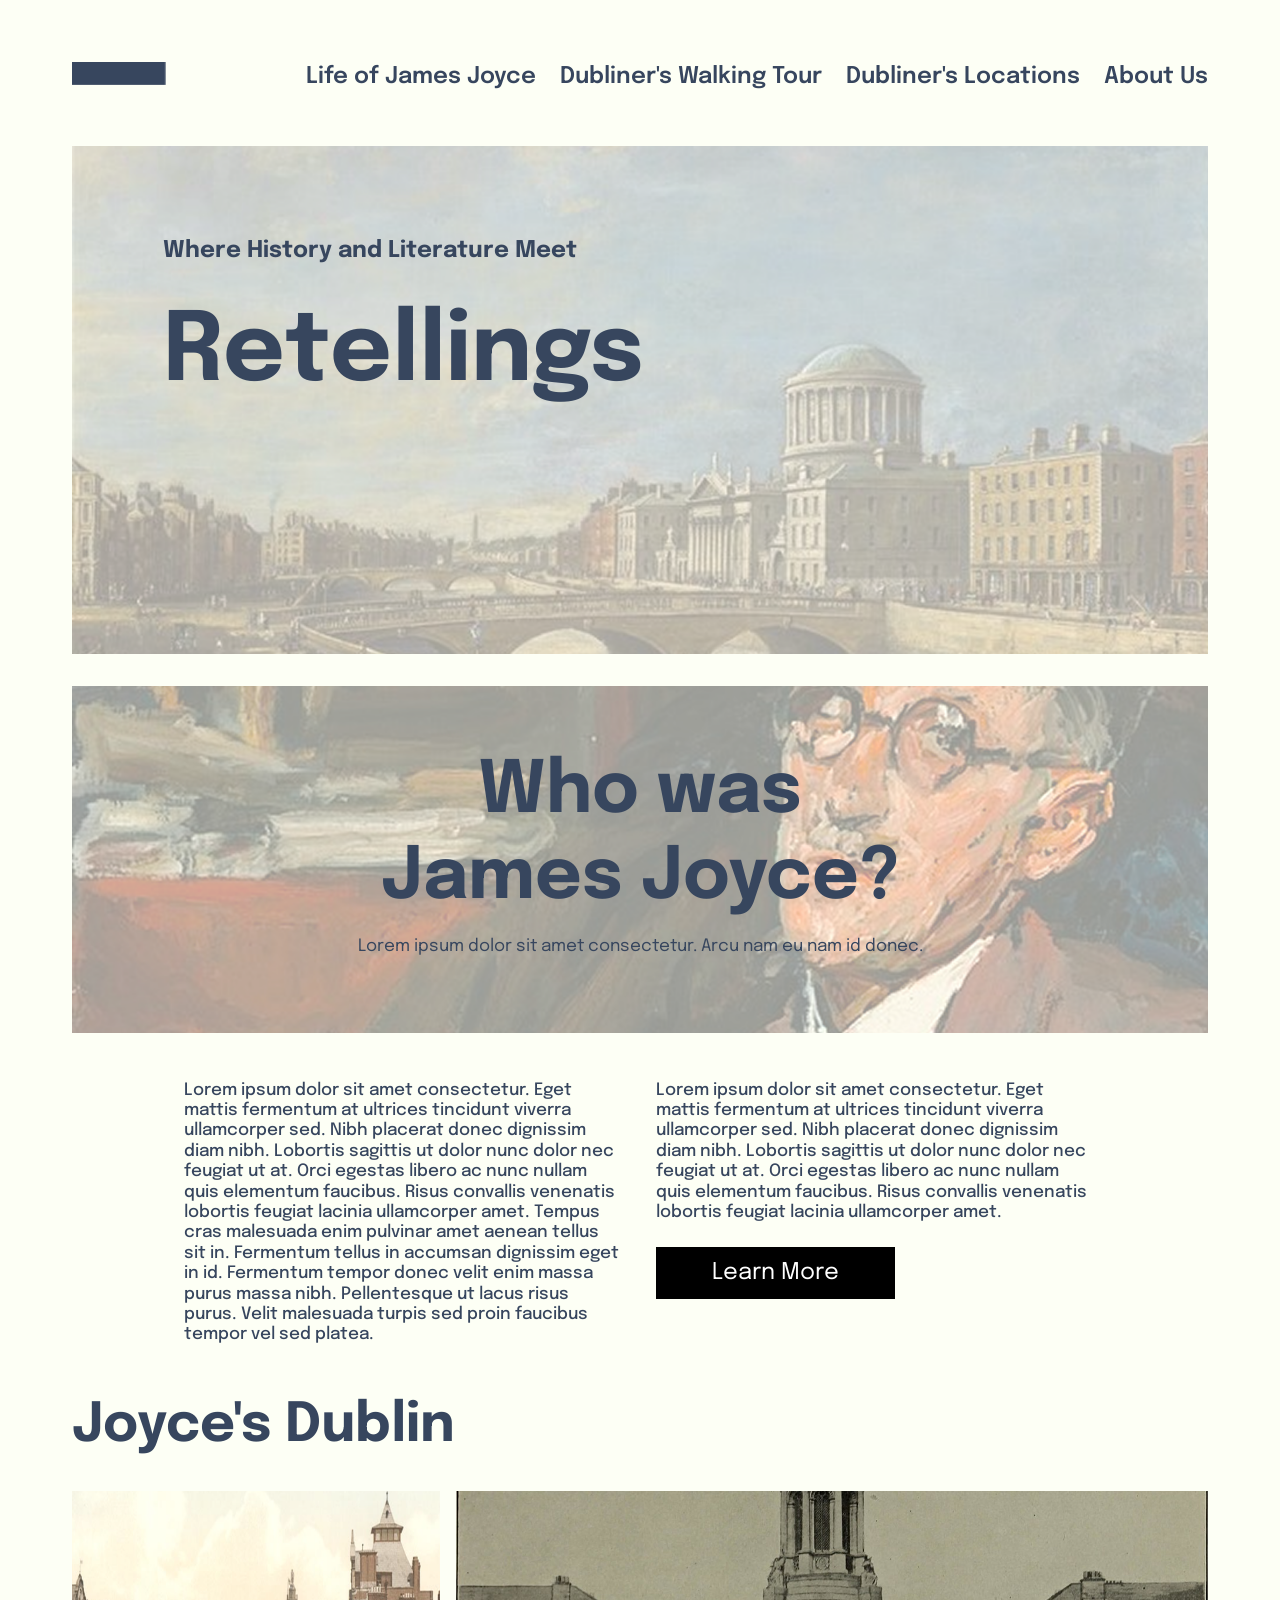
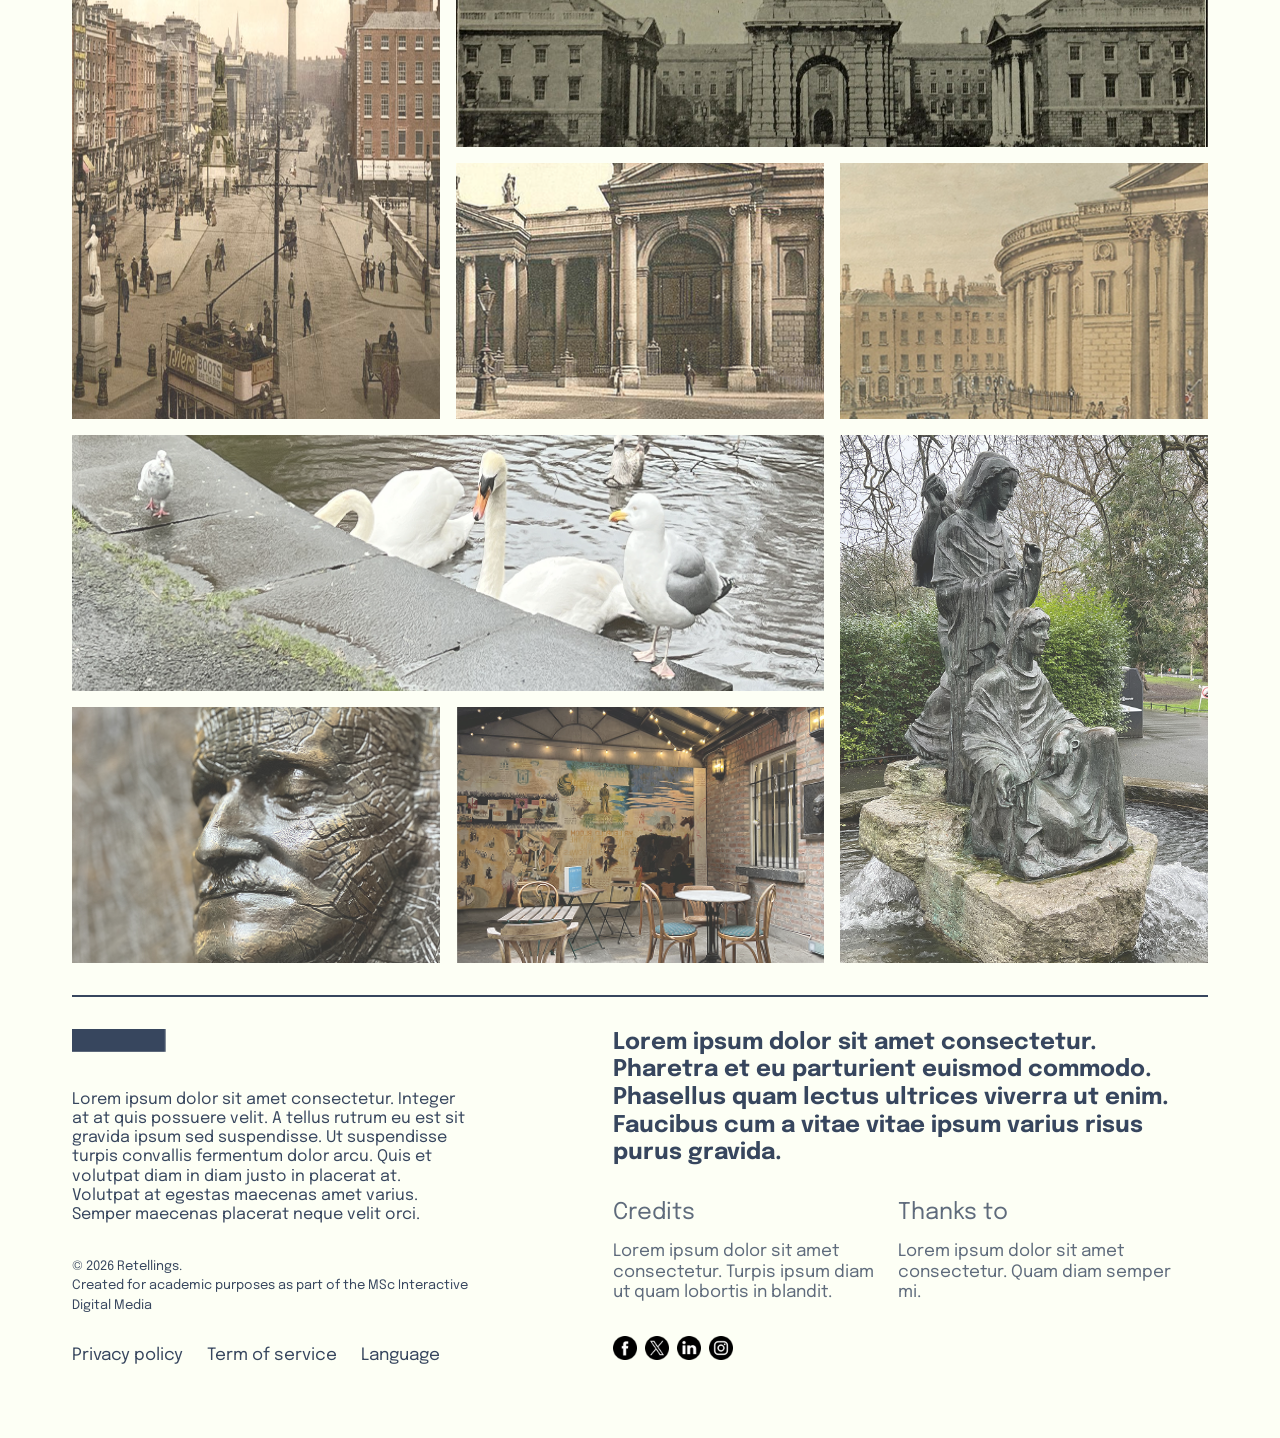
<file: pages/index.html>
<!DOCTYPE html>
<html lang="en">
  <head>
    <meta charset="UTF-8">
    <meta name="viewport" content="width=device-width, initial-scale=1.0">
    <title>Home</title>
    <link rel="preconnect" href="https://fonts.googleapis.com">
    <link rel="preconnect" href="https://fonts.gstatic.com" crossorigin>
    <link href="https://fonts.googleapis.com/css2?family=Epilogue:ital,wght@0,100..900;1,100..900&display=swap" rel="stylesheet">
    <link rel="stylesheet" href="../app/css/variable.css">
    <link rel="stylesheet" href="../app/css/global.css">
    <link rel="stylesheet" href="../app/css/index.css">
    <script src="../app/js/script.js" defer></script>
  </head>
  <body>
    <!-- HEADER / NAVIGATION -->
    <header>
        <a href="index.html" aria-label="Retellings - Home">
            <img src="assets/logo.png" alt="Retellings Logo" class = "logo">
        </a>
        <nav aria-label="Main navigation">
            <ul>
                <li><a href="life-of-joyce.html">Life of James Joyce</a></li>
                <li><a href="walking-tour.html">Dubliner's Walking Tour</a></li>
                <li><a href="locations.html">Dubliner's Locations</a></li>
                <li><a href="about.html">About Us</a></li>
            </ul>
        </nav>
    </header>
    <main>
        <!-- SECTION 1 - HERO -->
        <section aria-label="Hero">
            <figure>
                <img src="assets/Hero_home.png" alt="Painting of the Four Courts and the river Liffey, Dublin in 1837">
                <figcaption>
                    <p>Where History and Literature Meet</p>
                    <h1>Retellings</h1>
                </figcaption>
            </figure>
        </section>

        <!-- SECTION 2 - WHO WAS JAMES JOYCE? -->
        <section aria-label="Who was James Joyce?">
            <figure>
                <img src="assets/Home_Section_jj.png" alt="Portrait Painting of James Joyce by Jacques-Émile Blanche in 1935">
                <figcaption>
                    <h2>Who was<br>James Joyce?</h2>
                    <p>Lorem ipsum dolor sit amet consectetur. Arcu nam eu nam id donec.</p>
                </figcaption>
            </figure>
        </section>

        <!-- SECTION 3 - TWO-COLUMN TEXT + LEARN MORE BUTTON -->
        <section aria-label="About James Joyce">
            <div>
                <p>Lorem ipsum dolor sit amet consectetur. Eget mattis fermentum at ultrices tincidunt viverra ullamcorper sed. Nibh placerat donec dignissim diam nibh. Lobortis sagittis ut dolor nunc dolor nec feugiat ut at. Orci egestas libero ac nunc nullam quis elementum faucibus. Risus convallis venenatis lobortis feugiat lacinia ullamcorper amet. Tempus cras malesuada enim pulvinar amet aenean tellus sit in. Fermentum tellus in accumsan dignissim eget in id. Fermentum tempor donec velit enim massa purus massa nibh. Pellentesque ut lacus risus purus. Velit malesuada turpis sed proin faucibus tempor vel sed platea.</p>
            </div>
            <div>
                <p>Lorem ipsum dolor sit amet consectetur. Eget mattis fermentum at ultrices tincidunt viverra ullamcorper sed. Nibh placerat donec dignissim diam nibh. Lobortis sagittis ut dolor nunc dolor nec feugiat ut at. Orci egestas libero ac nunc nullam quis elementum faucibus. Risus convallis venenatis lobortis feugiat lacinia ullamcorper amet.</p>
                <a href="life-of-joyce.html" class="btn btn-s1">Learn More</a>
            </div>
        </section>

        <!-- SECTION 4 - JOYCE'S DUBLIN PHOTO GALLERY -->
        <section aria-label="Joyce's Dublin photo gallery">
            <h2>Joyce's Dublin</h2>
            <div>
                <figure>
                    <img src="assets/GalleryImage1.png" alt="Sackville Street & O'Connell Bridge, Dublin in 1899">
                </figure>
                <figure>
                    <img src="assets/GalleryImage2.jpg" alt="Trinity College in 1909">
                </figure>
                <figure>
                    <img src="assets/GalleryImage3.png" alt="Bank of Ireland, Dublin between 1890 and 1900">
                </figure>
                <figure>
                    <img src="assets/GalleryImage4.png" alt="Historical photograph of a Dublin landmark">
                </figure>
                <figure>
                    <img src="assets/StStephensGreenLake.png" alt="Swans on the lake at St Stephen's Green">
                </figure>
                <figure>
                    <img src="assets/StStephensGreenStatues.png" alt="Statues in St Stephen's Green park">
                </figure>
                <figure>
                    <img src="assets/JJDeathMask.png" alt="Death mask of James Joyce">
                </figure>
                <figure>
                    <img src="assets/JJCenterPatio.png" alt="Patio of the James Joyce Centre">
                </figure>
            </div>
        </section>
    </main>

    <!-- FOOTER -->
    <footer>
         <!-- Left column -->
        <div class = "footer-col-left">
            <a href="index.html" aria-label="Retellings – Home">
                <img src="assets/logo.png" alt="Retellings logo" class = "logo">
            </a>
            <p>Lorem ipsum dolor sit amet consectetur. Integer at at quis possuere velit. A tellus rutrum eu est sit gravida ipsum sed suspendisse. Ut suspendisse turpis convallis fermentum dolor arcu. Quis et volutpat diam in diam justo in placerat at. Volutpat at egestas maecenas amet varius. Semper maecenas placerat neque velit orci.</p>
            <p><small>&copy; 2026 Retellings.<br>Created for academic purposes as part of the MSc Interactive Digital Media</small></p>
            <nav aria-label="Footer navigation">
                <ul>
                    <li><a href="#">Privacy policy</a></li>
                    <li><a href="#">Term of service</a></li>
                    <li><a href="#">Language</a></li>
                </ul>
            </nav>
        </div>
         <!-- Right column -->
        <div class = "footer-col-right">
            <p class = "footer-tagline">Lorem ipsum dolor sit amet consectetur. Pharetra et eu parturient euismod commodo. Phasellus quam lectus ultrices viverra ut enim. Faucibus cum a vitae vitae ipsum varius risus purus gravida.</p>
            <div class="footer-credits">
                <div>
                    <h2>Credits</h2>
                    <p>Lorem ipsum dolor sit amet consectetur. Turpis ipsum diam ut quam lobortis in blandit.</p>
                </div>
                <div>
                    <h2>Thanks to</h2>
                    <p>Lorem ipsum dolor sit amet consectetur. Quam diam semper mi.</p>
                </div>
            </div>
            <div>
                <ul aria-label="Social media links">
                    <li><a href="#" aria-label="Facebook"><img src="assets/facebook.png" alt="Facebook"></a></li>
                    <li><a href="#" aria-label="X (Twitter)"><img src="assets/twitter.png" alt="X (Twitter)"></a></li>
                    <li><a href="#" aria-label="LinkedIn"><img src="assets/linkedin.png" alt="LinkedIn"></a></li>
                    <li><a href="#" aria-label="Instagram"><img src="assets/instagram.png" alt="Instagram"></a></li>
                </ul>
            </div>
        </div>     
    </footer>

  </body>
 </html>
</file>
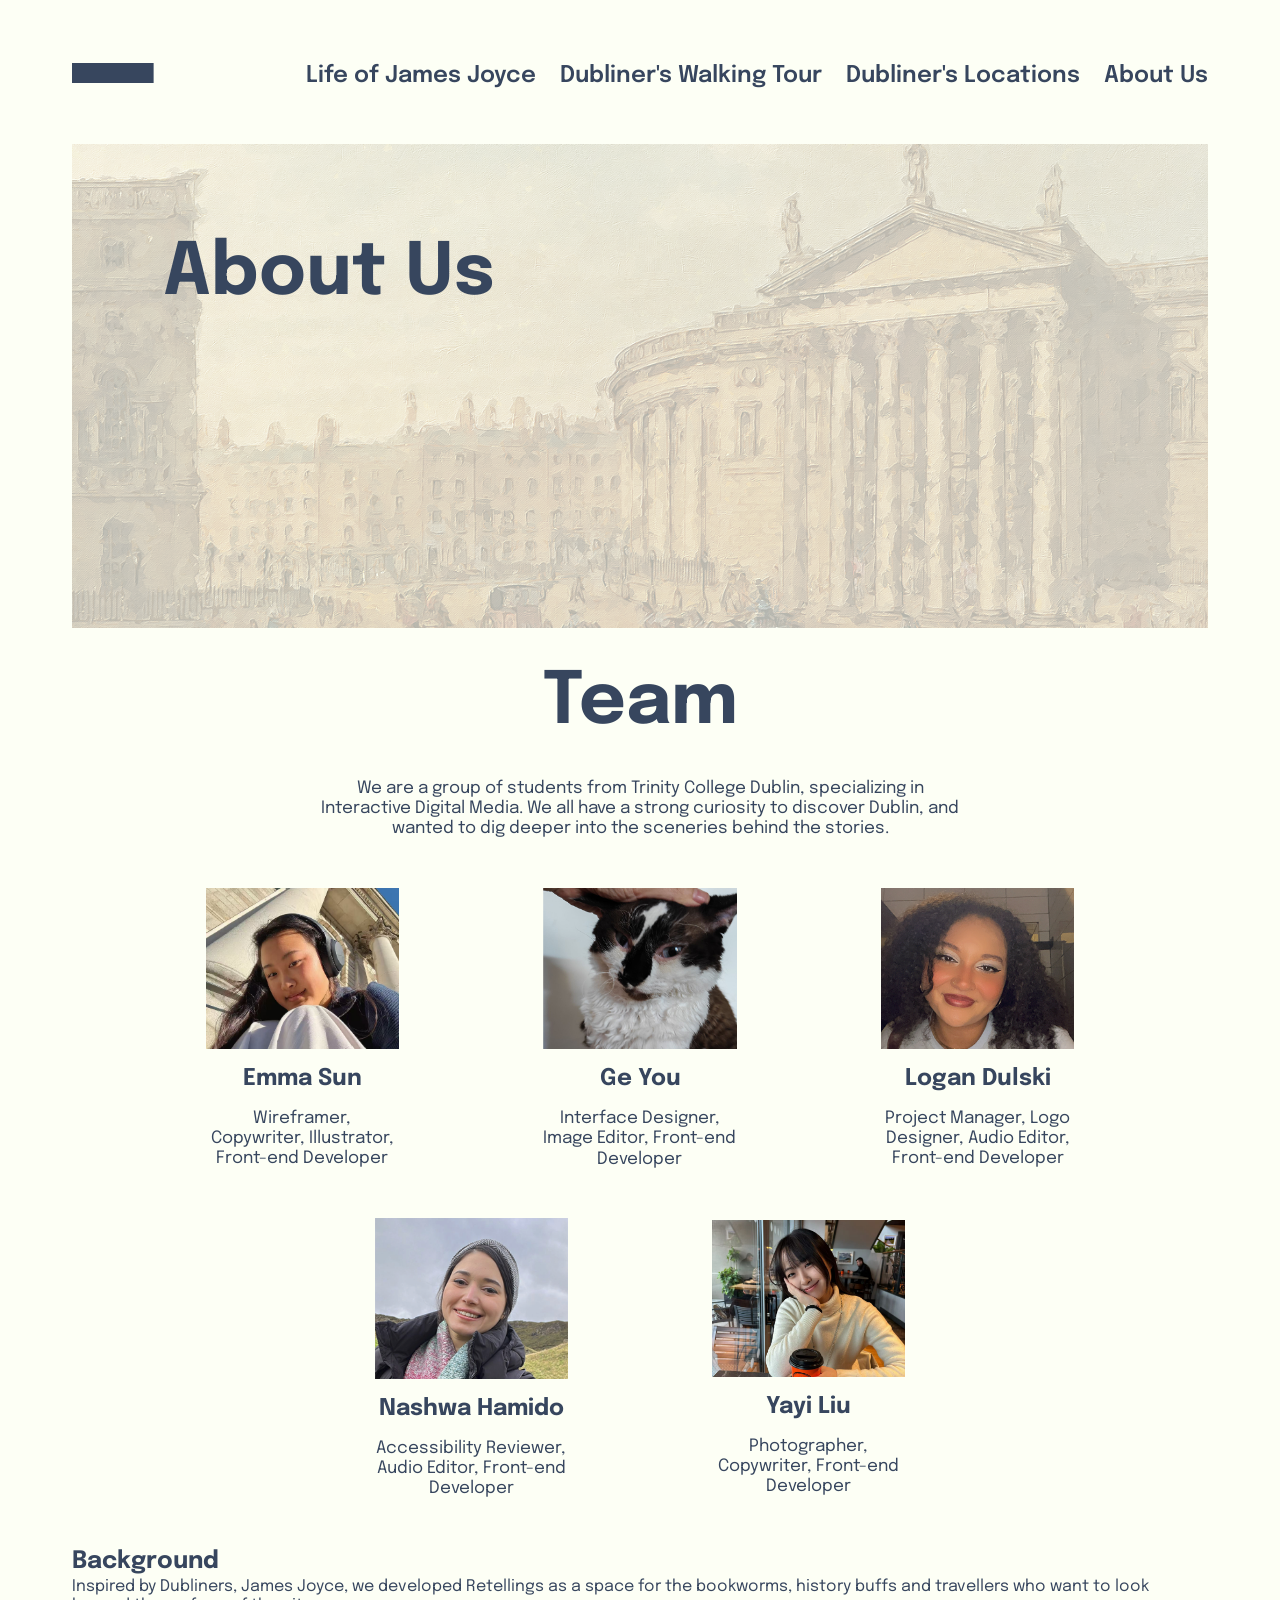
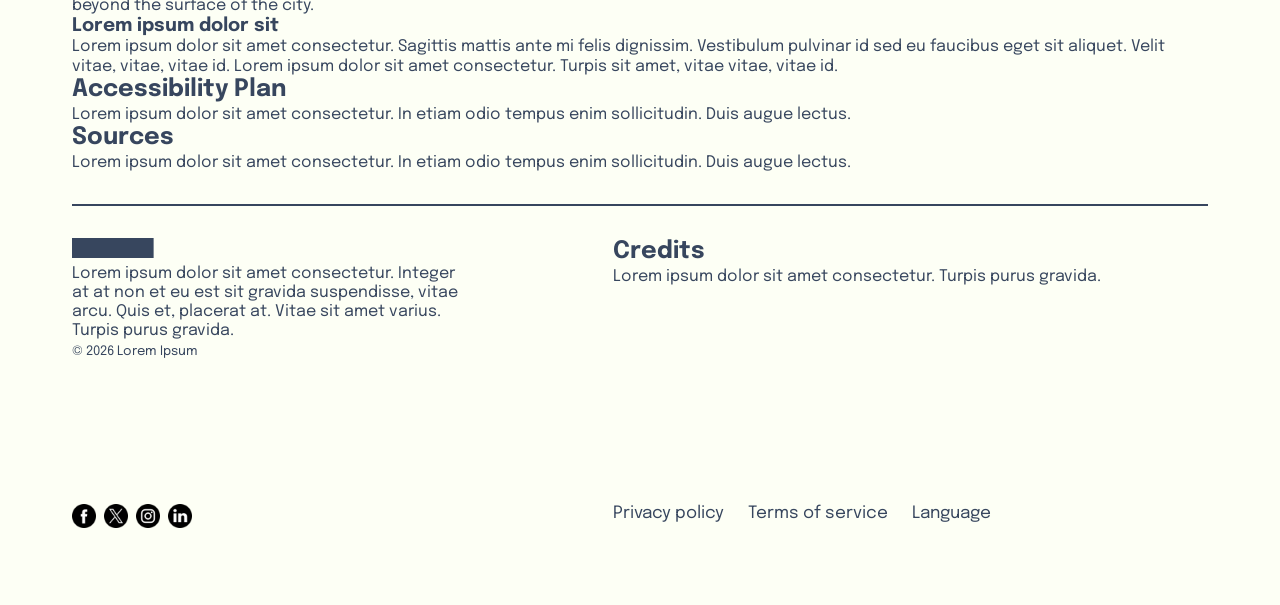
<file: pages/about.html>
<!DOCTYPE html>
<html lang="en">
  <head>
    <meta charset="UTF-8">
    <meta name="viewport" content="width=device-width, initial-scale=1.0">
    <title>About Us</title>
    <link rel="preconnect" href="https://fonts.googleapis.com">
    <link rel="preconnect" href="https://fonts.gstatic.com" crossorigin>
    <link href="https://fonts.googleapis.com/css2?family=Epilogue:ital,wght@0,100..900;1,100..900&display=swap" rel="stylesheet">
    <link rel="stylesheet" href="../app/css/variable.css">
    <link rel="stylesheet" href="../app/css/global.css">
    <link rel="stylesheet" href="../app/css/about.css">
    <script src="../app/js/script.js" defer></script>
  </head>
  <body>

    <!-- HEADER / NAVIGATION -->
    <header>
        <a href="index.html" aria-label="Retellings - Home">
            <img src="assets/logo.png" alt="Retellings Logo">
        </a>
        <nav aria-label="Main navigation">
            <ul>
                <li><a href="life-of-joyce.html">Life of James Joyce</a></li>
                <li><a href="walking-tour.html">Dubliner's Walking Tour</a></li>
                <li><a href="locations.html">Dubliner's Locations</a></li>
                <li><a href="about.html">About Us</a></li>
            </ul>
        </nav>
    </header>
    <main>
        <!-- SECTION 1 - HERO -->
        <section aria-label="About Us hero">
            <h1>About Us</h1>
            <img src="assets/Hero_about.png" alt="College Green, Dublin 1800, applied with oil-paint effect.">
        </section>

        <!-- SECTION 2 - TEAM -->
        <section aria-label="Meet the team">
            <h2>Team</h2>
            <p class="section-lead">We are a group of students from Trinity College Dublin, specializing in Interactive Digital Media. We all have a strong curiosity to discover Dublin, and wanted to dig deeper into the sceneries behind the stories.</p>
            <ul>
                <!-- TEAM MEMBER 1 -->
                <li>
                    <img src="assets/Emma_Sun.png" alt="Photo of Emma Sun">
                    <h3>Emma Sun</h3>
                    <p>Wireframer, Copywriter, Illustrator, Front-end Developer</p>
                </li>
                <!-- TEAM MEMBER 2 -->
                <li>
                    <img src="assets/Ge_You.png" alt="Photo of Ge You">
                    <h3>Ge You</h3>
                    <p>Interface Designer, Image Editor, Front-end Developer</p>
                </li>
                <!-- TEAM MEMBER 3 -->
                <li>
                    <img src="assets/Logan_Dulski.png" alt="Photo of Logan Dulski">
                    <h3>Logan Dulski</h3>
                    <p>Project Manager, Logo Designer, Audio Editor, Front-end Developer</p>
                </li>
                <!-- TEAM MEMBER 4 -->
                <li>
                    <img src="assets/Nashwa_Hamido.png" alt="Photo of Nashwa Hamido">
                    <h3>Nashwa Hamido</h3>
                    <p>Accessibility Reviewer, Audio Editor, Front-end Developer</p>
                </li>
                <!-- TEAM MEMBER 5 -->
                <li>
                    <img src="assets/Yayi_Liu.png" alt="Photo of Yayi Liu">
                    <h3>Yayi Liu</h3>
                    <p>Photographer, Copywriter, Front-end Developer</p>
                </li>
            </ul>
        </section>

        <!-- SECTION 3 - BACKGROUND -->
        <section aria-label="Project background">
            <h2>Background</h2>
            <p>Inspired by Dubliners, James Joyce, we developed Retellings as a space for the bookworms, history buffs and travellers who want to look beyond the surface of the city.</p>
            <h3>Lorem ipsum dolor sit</h3>
            <p>Lorem ipsum dolor sit amet consectetur. Sagittis mattis ante mi felis dignissim. Vestibulum pulvinar id sed eu faucibus eget sit aliquet. Velit vitae, vitae, vitae id. Lorem ipsum dolor sit amet consectetur. Turpis sit amet, vitae vitae, vitae id.</p>
        </section>

        <!-- SECTION 4 - METHODS -->
        <section aria-label="Project methods">
            <h2>Accessibility Plan</h2>
            <p>Lorem ipsum dolor sit amet consectetur. In etiam odio tempus enim sollicitudin. Duis augue lectus.</p>
        </section>

        <!-- SECTION 4 - METHODS -->
        <section aria-label="Source">
            <h2>Sources</h2>
            <p>Lorem ipsum dolor sit amet consectetur. In etiam odio tempus enim sollicitudin. Duis augue lectus.</p>
        </section>

    </main>

    <!-- FOOTER -->
    <footer>
        <div>
            <a href="index.html" aria-label="Retellings – Home">
                <img src="assets/logo.png" alt="Retellings logo">
            </a>
            <p>Lorem ipsum dolor sit amet consectetur. Integer at at non et eu est sit gravida suspendisse, vitae arcu. Quis et, placerat at. Vitae sit amet varius. Turpis purus gravida.</p>
            <p><small>&copy; 2026 Lorem Ipsum</small></p>
        </div>

        <div>
            <div>
                <h2>Credits</h2>
                <p>Lorem ipsum dolor sit amet consectetur. Turpis purus gravida.</p>
            </div>
        </div>

        <div>
            <ul aria-label="Social media links">
                <li><a href="#" aria-label="Facebook"><img src="assets/facebook.png" alt="Facebook"></a></li>
                <li><a href="#" aria-label="X (Twitter)"><img src="assets/twitter.png" alt="X (Twitter)"></a></li>
                <li><a href="#" aria-label="Instagram"><img src="assets/instagram.png" alt="Instagram"></a></li>
                <li><a href="#" aria-label="LinkedIn"><img src="assets/linkedin.png" alt="LinkedIn"></a></li>
            </ul>
        </div>

        <nav aria-label="Footer navigation">
            <ul>
                <li><a href="#">Privacy policy</a></li>
                <li><a href="#">Terms of service</a></li>
                <li><a href="#">Language</a></li>
            </ul>
        </nav>
    </footer>
  </body>
</html>
</file>
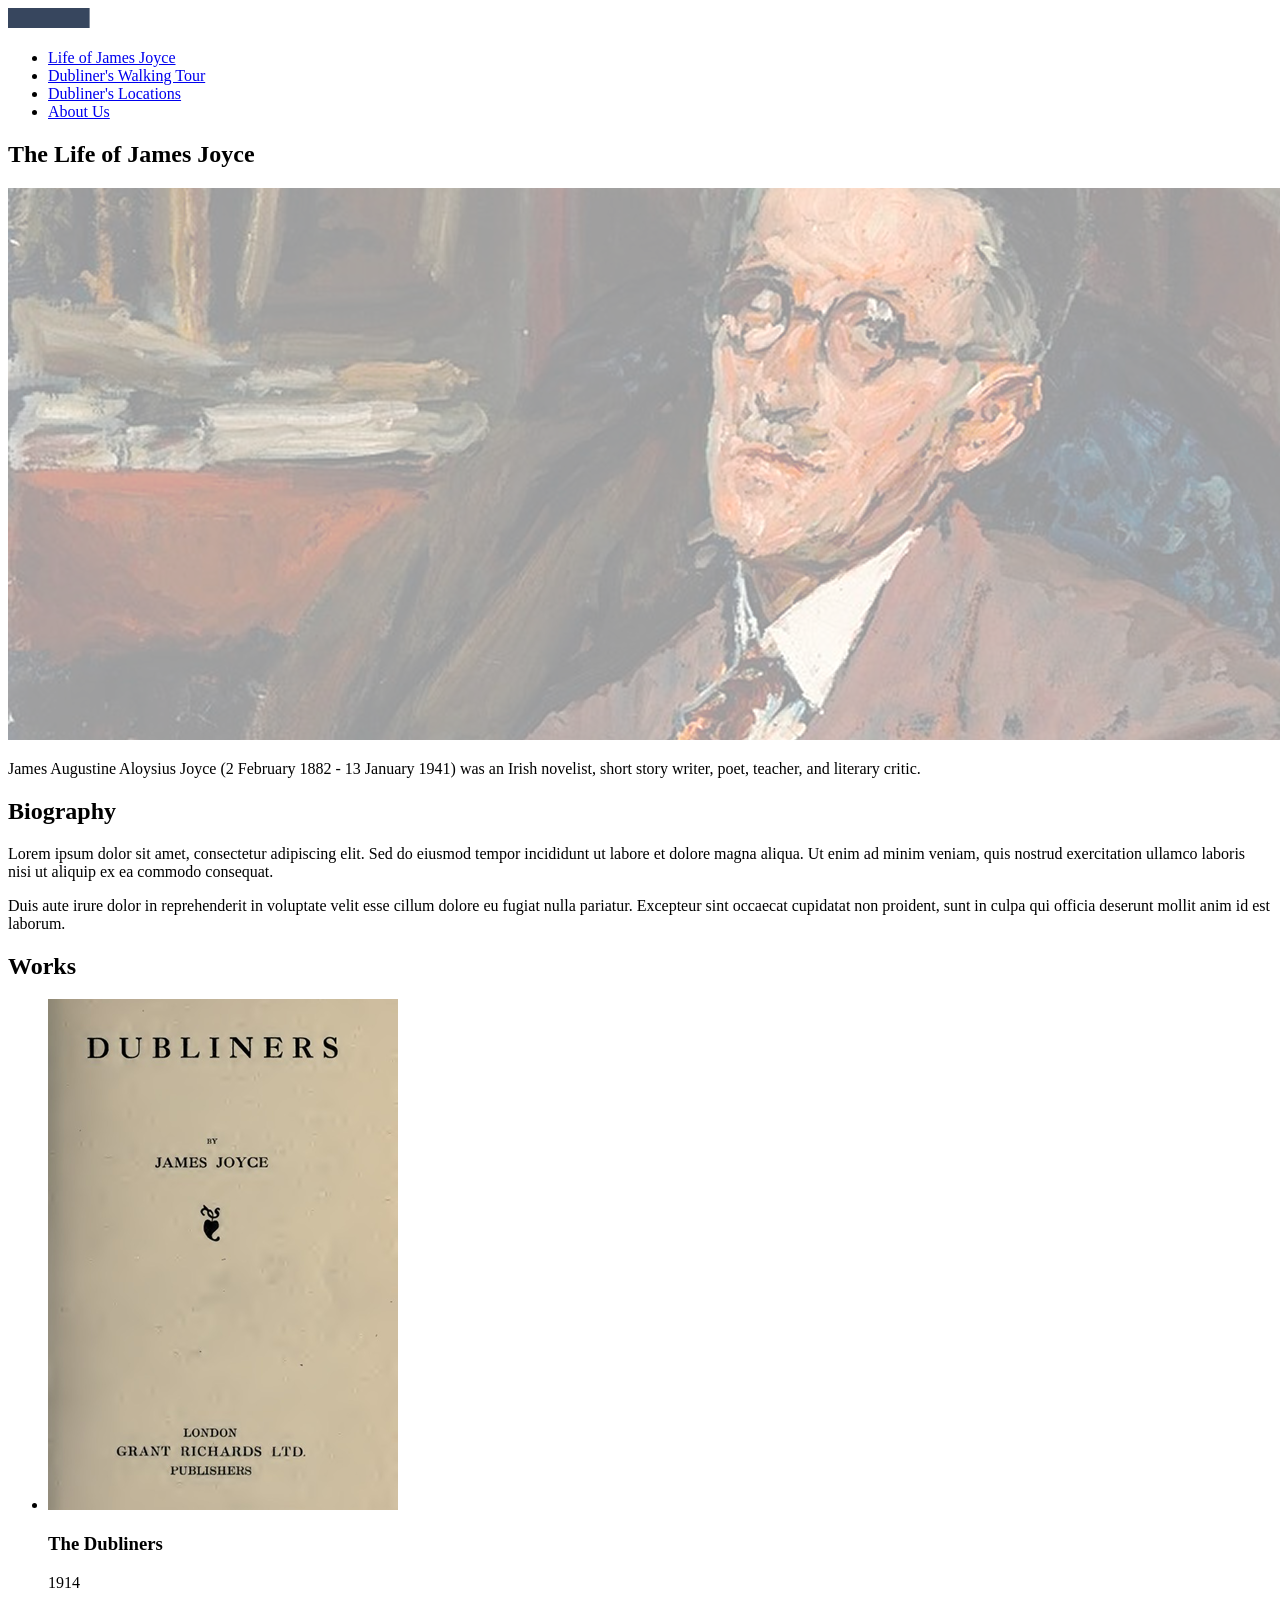
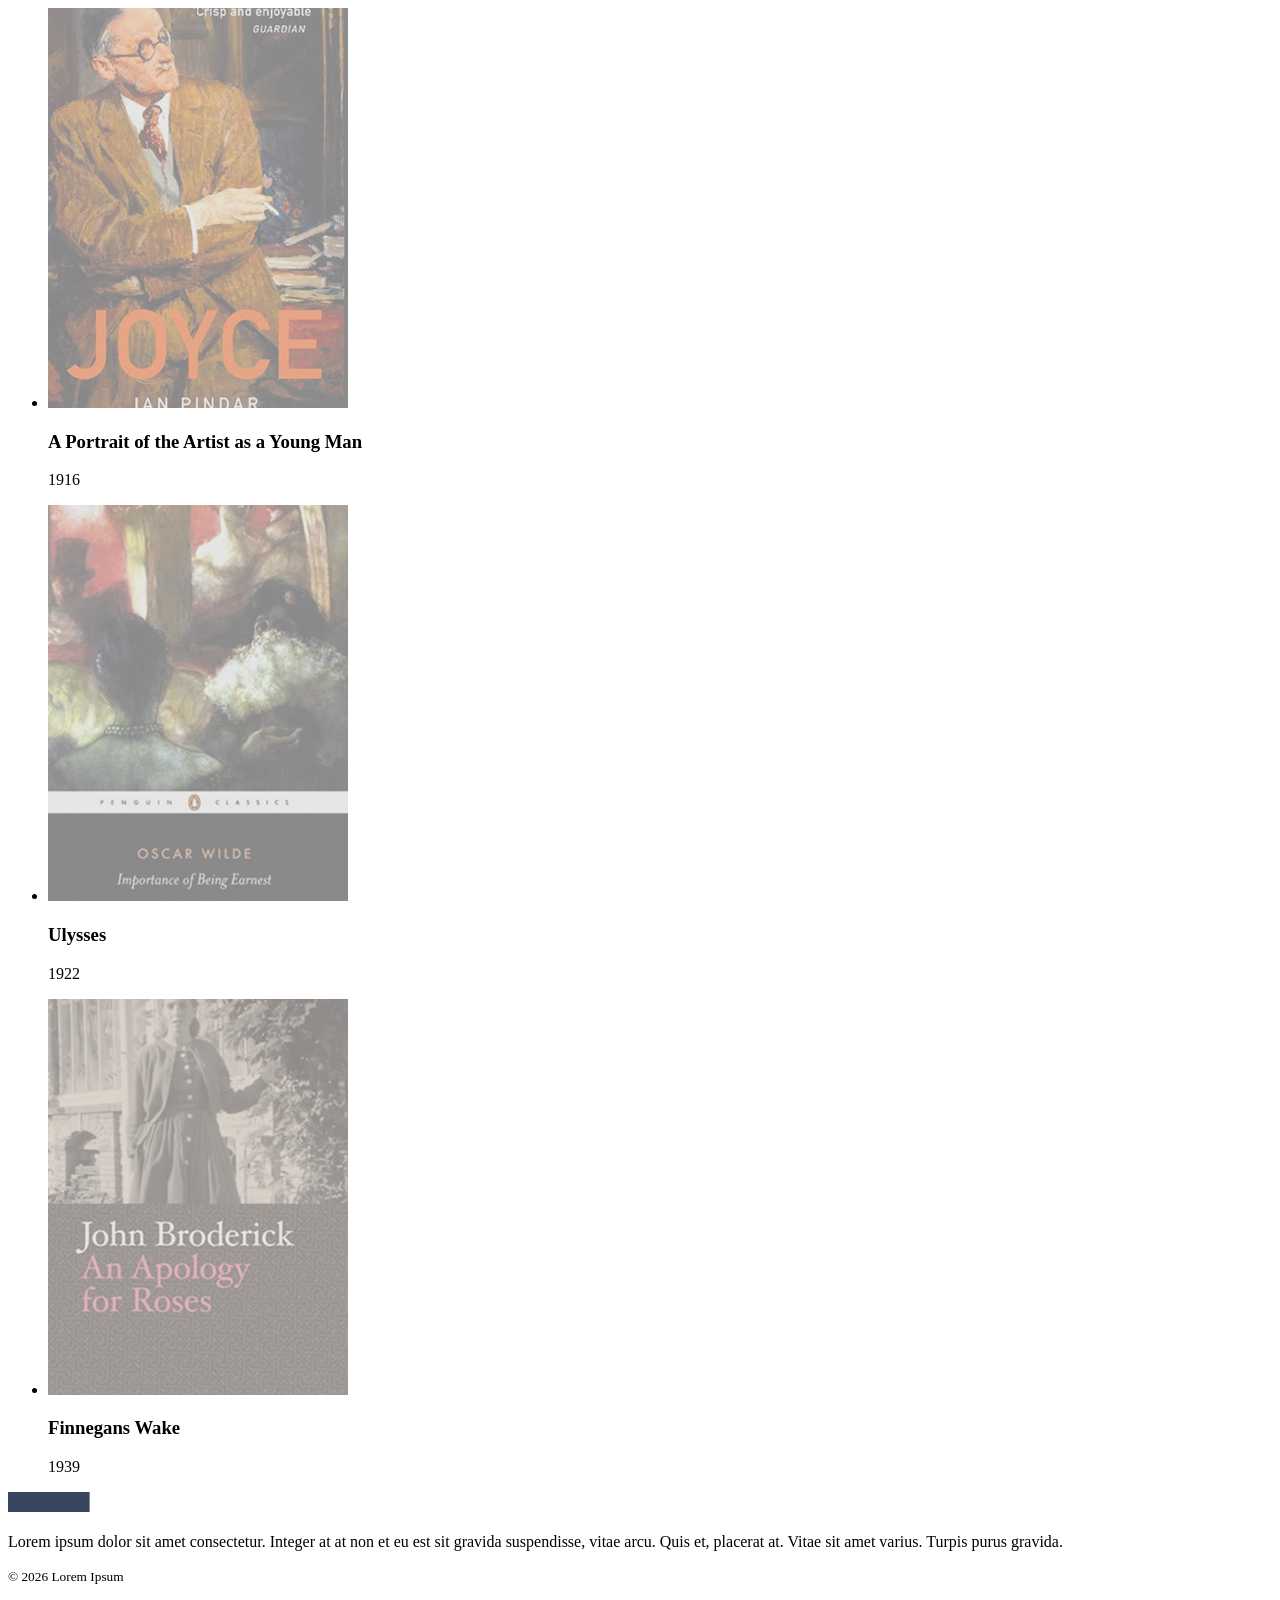
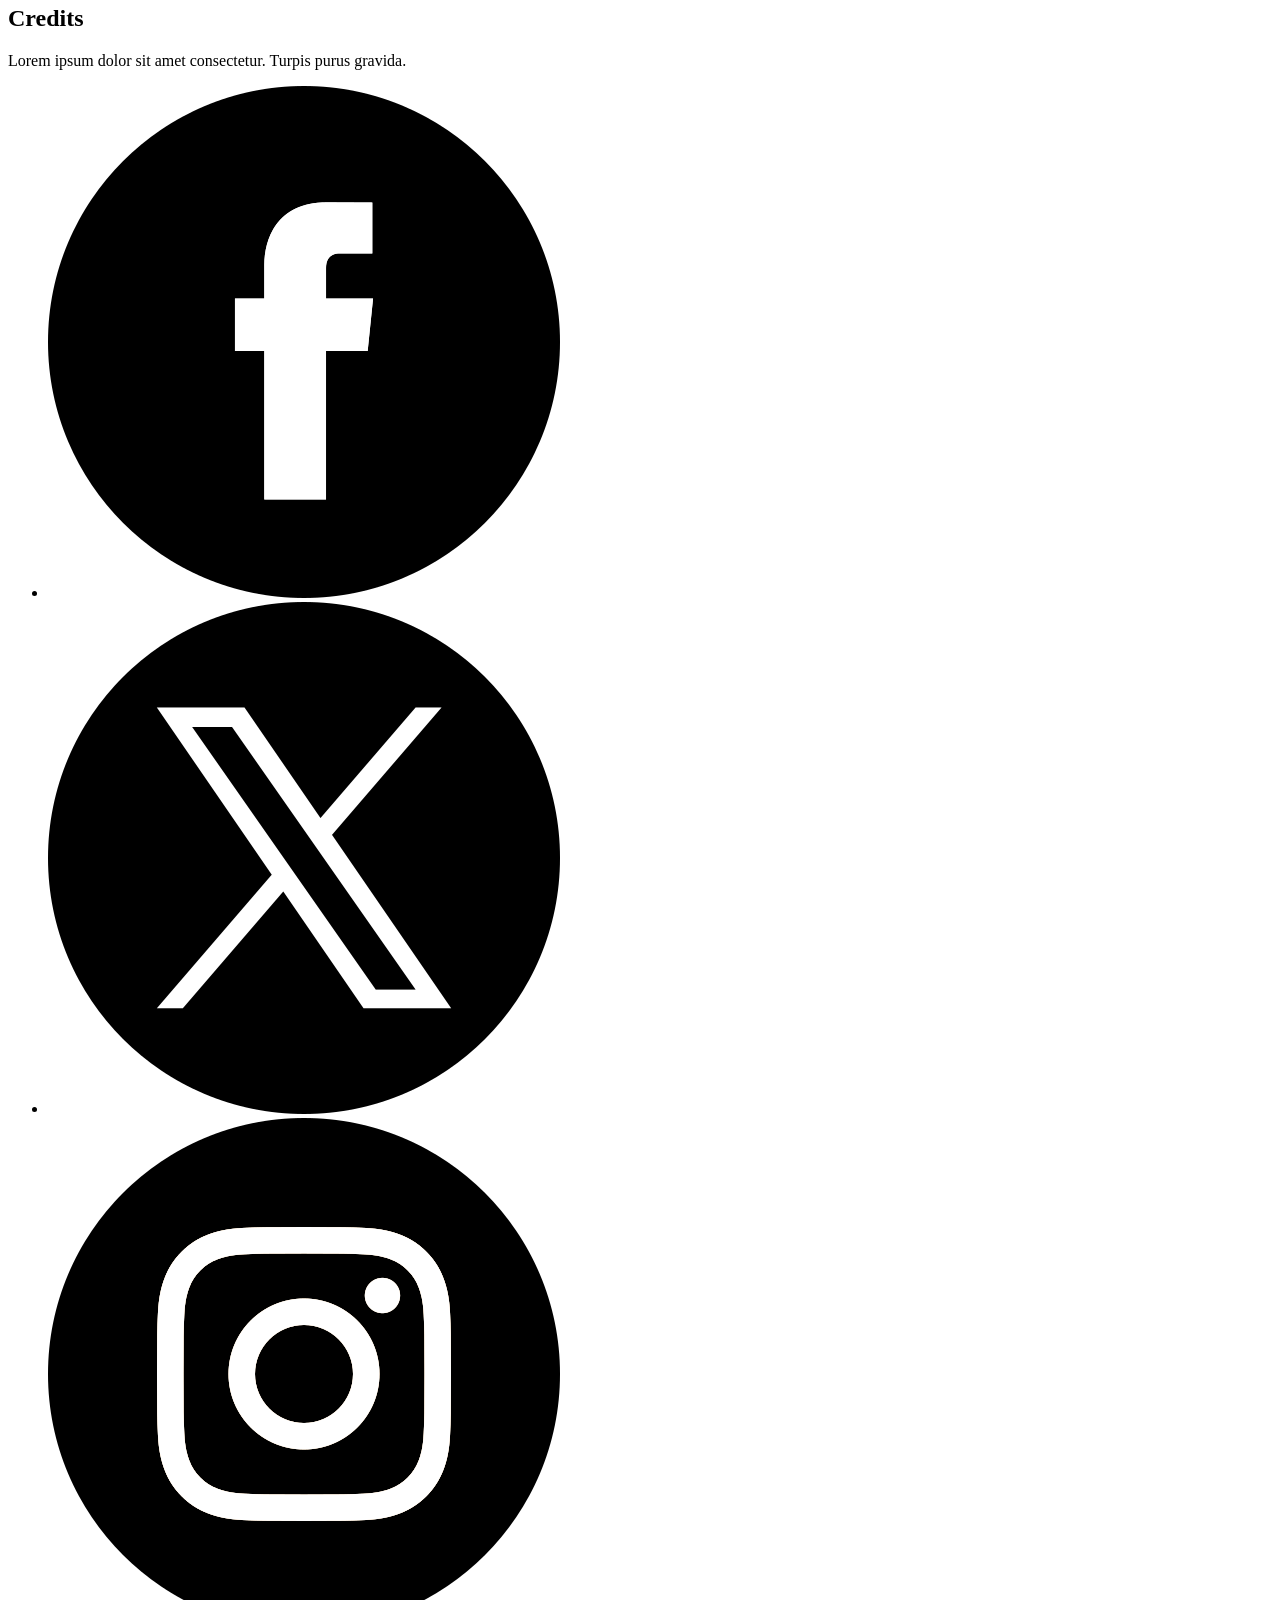
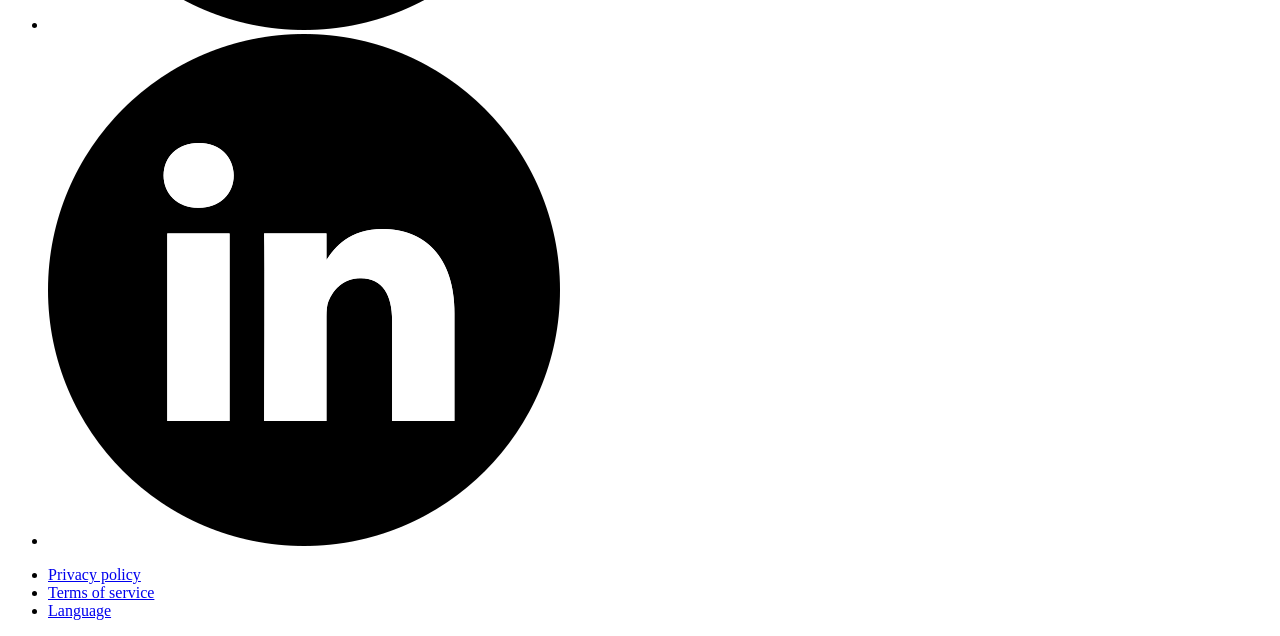
<file: pages/life-of-Joyce.html>
<!DOCTYPE html>
<html lang="en">
  <head>
    <meta charset="UTF-8">
    <meta name="viewport" content="width=device-width, initial-scale=1.0">
    <title>Life of James Joyce</title>
  </head>
  <body>

    <!-- HEADER / NAVIGATION -->
    <header>
        <a href="index.html" aria-label="Retellings - Home">
            <img src="assets/logo.png" alt="Retellings Logo">
        </a>
        <nav aria-label="Main navigation">
            <ul>
                <li><a href="life-of-joyce.html">Life of James Joyce</a></li>
                <li><a href="walking-tour.html">Dubliner's Walking Tour</a></li>
                <li><a href="locations.html">Dubliner's Locations</a></li>
                <li><a href="about.html">About Us</a></li>
            </ul>
        </nav>
    </header>

    <main>

        <!-- SECTION 1 - HERO -->
        <section aria-label="Life of James Joyce hero">
            <h1>The Life of James Joyce</h1>
            <img src="assets/Hero_jj.png" alt="Portrait of James Joyce">
            <p>James Augustine Aloysius Joyce (2 February 1882 - 13 January 1941) was an Irish novelist, short story writer, poet, teacher, and literary critic.</p>
        </section>

        <!-- SECTION 2 - BIOGRAPHY -->
        <section aria-label="Biography">
            <h2>Biography</h2>
            <p>Lorem ipsum dolor sit amet, consectetur adipiscing elit. Sed do eiusmod tempor incididunt ut labore et dolore magna aliqua. Ut enim ad minim veniam, quis nostrud exercitation ullamco laboris nisi ut aliquip ex ea commodo consequat.</p>
            <p>Duis aute irure dolor in reprehenderit in voluptate velit esse cillum dolore eu fugiat nulla pariatur. Excepteur sint occaecat cupidatat non proident, sunt in culpa qui officia deserunt mollit anim id est laborum.</p>
        </section>

        <!-- SECTION 3 - WORKS / BOOK RECOMMENDATIONS -->
        <section aria-label="Works by James Joyce">
            <h2>Works</h2>
            <ul>
                <!-- BOOK 1 -->
                <li>
                    <article>
                        <img src="assets/TheDubliners.png" alt="The Dubliners book cover">
                        <h3>The Dubliners</h3>
                        <p>1914</p>
                    </article>
                </li>
                <!-- BOOK 2 -->
                <li>
                    <article>
                        <img src="assets/BookRecommendation 1.png" alt="A Portrait of the Artist as a Young Man cover">
                        <h3>A Portrait of the Artist as a Young Man</h3>
                        <p>1916</p>
                    </article>
                </li>
                <!-- BOOK 3 -->
                <li>
                    <article>
                        <img src="assets/BookRecommendation 2.png" alt="Ulysses cover">
                        <h3>Ulysses</h3>
                        <p>1922</p>
                    </article>
                </li>
                <!-- BOOK 4 -->
                <li>
                    <article>
                        <img src="assets/BookRecommendation 3.png" alt="Finnegans Wake cover">
                        <h3>Finnegans Wake</h3>
                        <p>1939</p>
                    </article>
                </li>
            </ul>
        </section>

    </main>

    <!-- FOOTER -->
    <footer>
        <div>
            <a href="index.html" aria-label="Retellings – Home">
                <img src="assets/logo.png" alt="Retellings logo">
            </a>
            <p>Lorem ipsum dolor sit amet consectetur. Integer at at non et eu est sit gravida suspendisse, vitae arcu. Quis et, placerat at. Vitae sit amet varius. Turpis purus gravida.</p>
            <p><small>&copy; 2026 Lorem Ipsum</small></p>
        </div>

        <div>
            <div>
                <h2>Credits</h2>
                <p>Lorem ipsum dolor sit amet consectetur. Turpis purus gravida.</p>
            </div>
        </div>

        <div>
            <ul aria-label="Social media links">
                <li><a href="#" aria-label="Facebook"><img src="assets/facebook.png" alt="Facebook"></a></li>
                <li><a href="#" aria-label="X (Twitter)"><img src="assets/twitter.png" alt="X (Twitter)"></a></li>
                <li><a href="#" aria-label="Instagram"><img src="assets/instagram.png" alt="Instagram"></a></li>
                <li><a href="#" aria-label="LinkedIn"><img src="assets/linkedin.png" alt="LinkedIn"></a></li>
            </ul>
        </div>

        <nav aria-label="Footer navigation">
            <ul>
                <li><a href="#">Privacy policy</a></li>
                <li><a href="#">Terms of service</a></li>
                <li><a href="#">Language</a></li>
            </ul>
        </nav>
    </footer>

  </body>
</html>
</file>
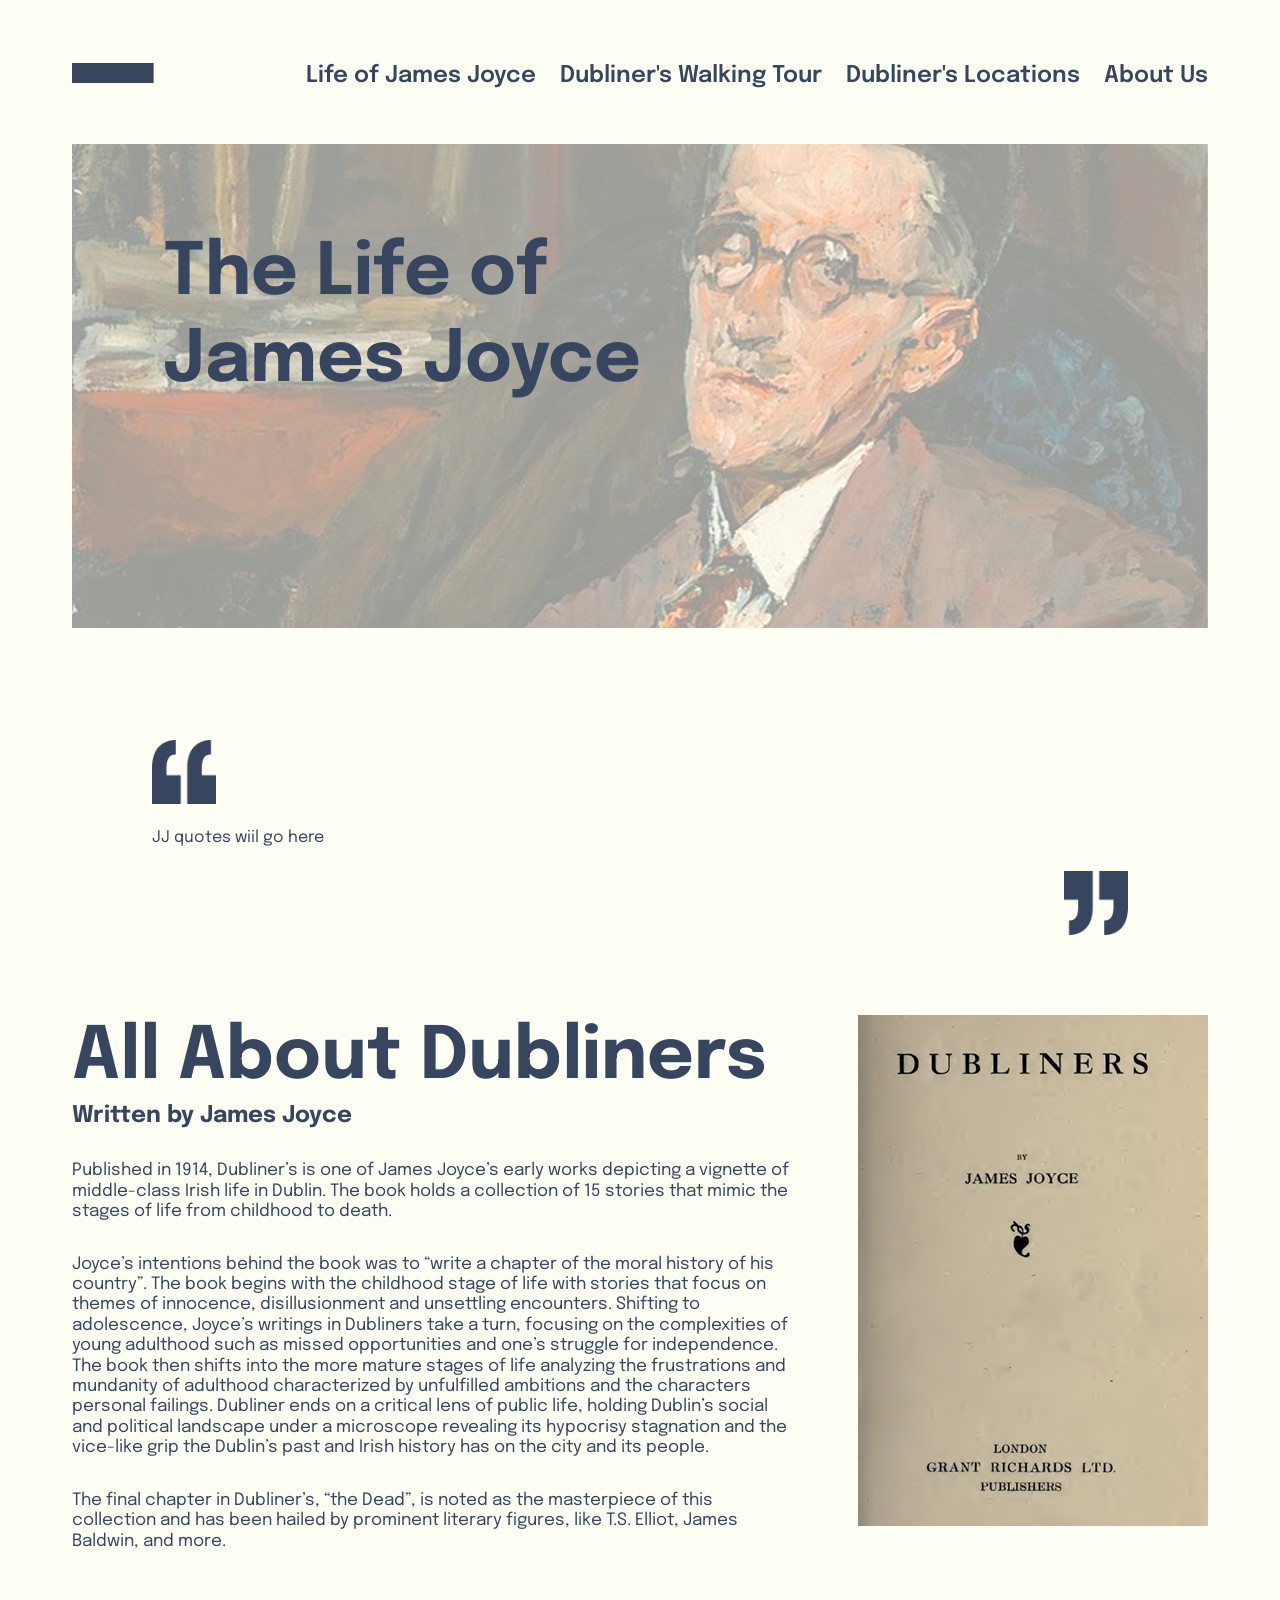
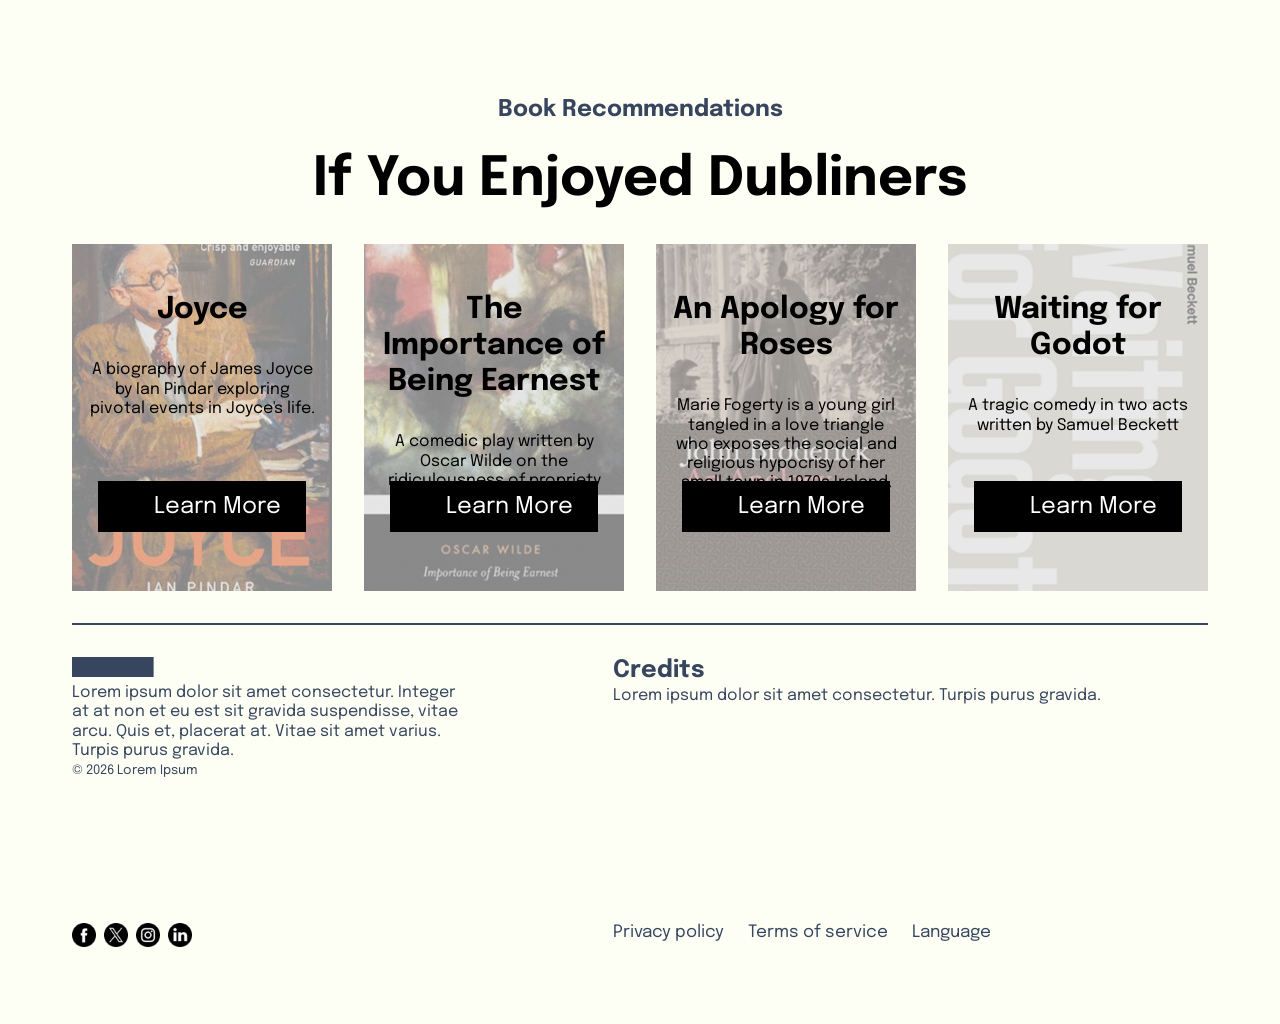
<file: pages/life-of-joyce.html>
<!DOCTYPE html>
<html lang="en">
  <head>
    <meta charset="UTF-8">
    <meta name="viewport" content="width=device-width, initial-scale=1.0">
    <title>Life of James Joyce</title>
    <link rel="preconnect" href="https://fonts.googleapis.com">
    <link rel="preconnect" href="https://fonts.gstatic.com" crossorigin>
    <link href="https://fonts.googleapis.com/css2?family=Epilogue:ital,wght@0,100..900;1,100..900&display=swap" rel="stylesheet">
    <link rel="stylesheet" href="../app/css/variable.css">
    <link rel="stylesheet" href="../app/css/global.css">
    <link rel="stylesheet" href="../app/css/life-of-joyce.css">
    <script src="../app/js/script.js" defer></script>
  </head>
  <body>

    <!-- HEADER / NAVIGATION -->
    <header>
        <a href="index.html" aria-label="Retellings - Home">
            <img src="assets/logo.png" alt="Retellings Logo">
        </a>
        <nav aria-label="Main navigation">
            <ul>
                <li><a href="life-of-joyce.html">Life of James Joyce</a></li>
                <li><a href="walking-tour.html">Dubliner's Walking Tour</a></li>
                <li><a href="locations.html">Dubliner's Locations</a></li>
                <li><a href="about.html">About Us</a></li>
            </ul>
        </nav>
    </header>

    <main>

        <!-- SECTION 1 - HERO -->
        <section aria-label="Life of James Joyce hero">
            <h1>The Life of<br>James Joyce</h1>
            <img src="assets/Hero_jj.png" alt="Portrait Painting of James Joyce by Jacques-Émile Blanche in 1935">
            <!-- <p>James Augustine Aloysius Joyce (2 February 1882 - 13 January 1941) was an Irish novelist, short story writer, poet, teacher, and literary critic.</p> -->
        </section>

        <!-- SECTION 2 - QUOTE -->
        <section aria-label="Quotes from James Joyce">
            <img src="assets/QuotesIcon.png" alt="Open Quote">
            <div id="quote" class="quote-position">JJ quotes wiil go here</div>
            <!-- <p><small>— James Joyce, Dubliners</small></p> -->
            <img src="assets/QuotesIcon.png" alt="End Quote">
        </section>

        <!-- SECTION 2 - BIOGRAPHY -->
        <!-- <section aria-label="Biography">
            <h2>Biography</h2>
            <p>Lorem ipsum dolor sit amet, consectetur adipiscing elit. Sed do eiusmod tempor incididunt ut labore et dolore magna aliqua. Ut enim ad minim veniam, quis nostrud exercitation ullamco laboris nisi ut aliquip ex ea commodo consequat.</p>
            <p>Duis aute irure dolor in reprehenderit in voluptate velit esse cillum dolore eu fugiat nulla pariatur. Excepteur sint occaecat cupidatat non proident, sunt in culpa qui officia deserunt mollit anim id est laborum.</p>
        </section> -->

        <!-- SECTION 3 - ABOUT DUBLINERS -->
        <section aria-label="All About Dubliners">
            <div>
                <hgroup>
                    <h2>All About Dubliners</h2>
                    <p>Written by James Joyce</p>
                </hgroup>
                    <p>Published in 1914, Dubliner’s is one of James Joyce’s early works depicting a vignette of middle-class Irish life in Dublin. The book holds a collection of 15 stories that mimic the stages of life from childhood to death.</p>
                    <p>Joyce’s intentions behind the book was to “write a chapter of the moral history of his country”. The book begins with the childhood stage of life with stories that focus on themes of innocence, disillusionment and unsettling encounters. Shifting to adolescence, Joyce’s writings in Dubliners take a turn, focusing on the complexities of young adulthood such as missed opportunities and one’s struggle for independence. The book then shifts into the more mature stages of life analyzing the frustrations and mundanity of adulthood characterized by unfulfilled ambitions and the characters personal failings. Dubliner ends on a critical lens of public life, holding Dublin’s social and political landscape under a microscope revealing its hypocrisy stagnation and the vice-like grip the Dublin’s past and Irish history has on the city and its people.</p>
                    <p>The final chapter in Dubliner’s, “the Dead”, is noted as the masterpiece of this collection and has been hailed by prominent literary figures, like T.S. Elliot, James Baldwin, and more. 
                    </p>
            </div>
            <div>
                <img src="assets/TheDubliners.png" alt="The Dubliners book cover">
            </div>
        </section>

        <!-- SECTION 4 - WORKS / BOOK RECOMMENDATIONS -->
        <section aria-label="Works by James Joyce">
            <hgroup>
                <h2>Book Recommendations</h2>
                <p>If You Enjoyed Dubliners</p>
            </hgroup>
            <ul>
                <!-- BOOK 1 -->
                <li>
                    <article>
                        <img src="assets/BookRecommendation 1.png" alt="Book cover of Joyce by Ian Pindar">
                        <div>
                            <h3>Joyce</h3>
                            <p>A biography of James Joyce by Ian Pindar exploring pivotal events in Joyce's life.</p>
                            <a href="https://www.hodgesfiggis.ie/book/joyce/ian-pindar/9781914979255" class = "btn btn-s2">Learn More</a>
                        </div>
                    </article>
                </li>
                <!-- BOOK 2 -->
                <li>
                    <article>
                        <img src="assets/BookRecommendation 2.png" alt="Book cover of The Importance of Being Earnest by Oscar Wilde">
                        <div>
                            <h3>The Importance of Being Earnest</h3>
                            <p>A comedic play written by Oscar Wilde on the ridiculousness of propriety and etiquette.</p>
                            <a href="https://www.hodgesfiggis.ie/book/the-importance-of-being-earnest-and-other-plays/oscar-wilde/9780140436068" class = "btn btn-s2">Learn More</a>
                        </div>
                    </article>
                </li>
                <!-- BOOK 3 -->
                <li>
                    <article>
                        <img src="assets/BookRecommendation 3.png" alt="Book cover of An Apology For Roses by John Broderick">
                        <div>
                            <h3>An Apology for Roses</h3>
                            <p>Marie Fogerty is a young girl tangled in a love triangle who exposes the social and religious hypocrisy of her small town in 1970s Ireland.</p>
                            <a href="https://www.hodgesfiggis.ie/book/an-apology-for-roses/john-broderick/9781843516927" class = "btn btn-s2">Learn More</a>
                        </div>
                    </article>
                </li>
                <!-- BOOK 4 -->
                <li>
                    <article>
                        <img src="assets/BookRecommendation 4.png" alt="Book cover of Waiting for Godot by Samuel Beckett">
                        <div>
                            <h3>Waiting for Godot</h3>
                            <p>A tragic comedy in two acts written by Samuel Beckett</p>
                            <a href="https://www.hodgesfiggis.ie/book/waiting-for-godot/samuel-beckett/9780571244591" class = "btn btn-s2">Learn More</a>
                        </div>
                    </article>
                </li>
            </ul>
        </section>

    </main>

    <!-- FOOTER -->
    <footer>
        <div>
            <a href="index.html" aria-label="Retellings – Home">
                <img src="assets/logo.png" alt="Retellings logo">
            </a>
            <p>Lorem ipsum dolor sit amet consectetur. Integer at at non et eu est sit gravida suspendisse, vitae arcu. Quis et, placerat at. Vitae sit amet varius. Turpis purus gravida.</p>
            <p><small>&copy; 2026 Lorem Ipsum</small></p>
        </div>

        <div>
            <div>
                <h2>Credits</h2>
                <p>Lorem ipsum dolor sit amet consectetur. Turpis purus gravida.</p>
            </div>
        </div>

        <div>
            <ul aria-label="Social media links">
                <li><a href="#" aria-label="Facebook"><img src="assets/facebook.png" alt="Facebook"></a></li>
                <li><a href="#" aria-label="X (Twitter)"><img src="assets/twitter.png" alt="X (Twitter)"></a></li>
                <li><a href="#" aria-label="Instagram"><img src="assets/instagram.png" alt="Instagram"></a></li>
                <li><a href="#" aria-label="LinkedIn"><img src="assets/linkedin.png" alt="LinkedIn"></a></li>
            </ul>
        </div>

        <nav aria-label="Footer navigation">
            <ul>
                <li><a href="#">Privacy policy</a></li>
                <li><a href="#">Terms of service</a></li>
                <li><a href="#">Language</a></li>
            </ul>
        </nav>
    </footer>

  </body>
 </html>
</file>
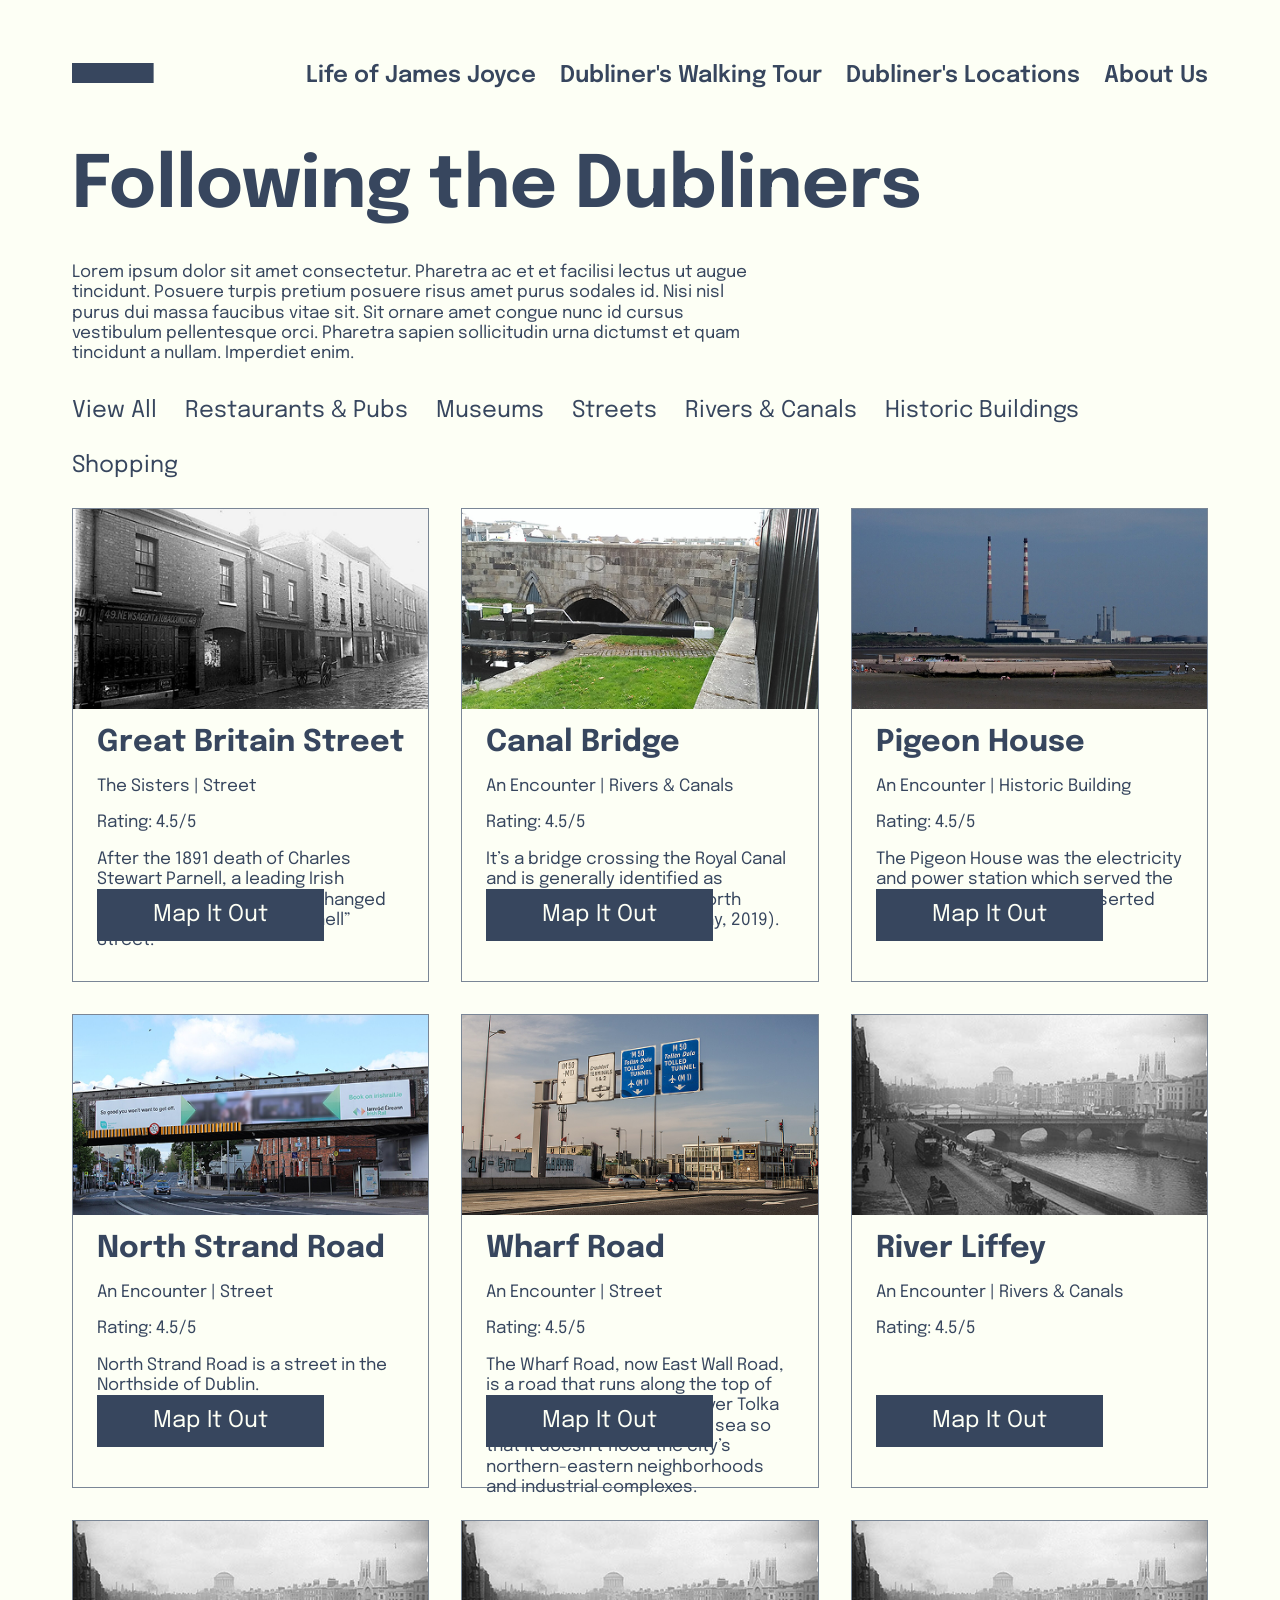
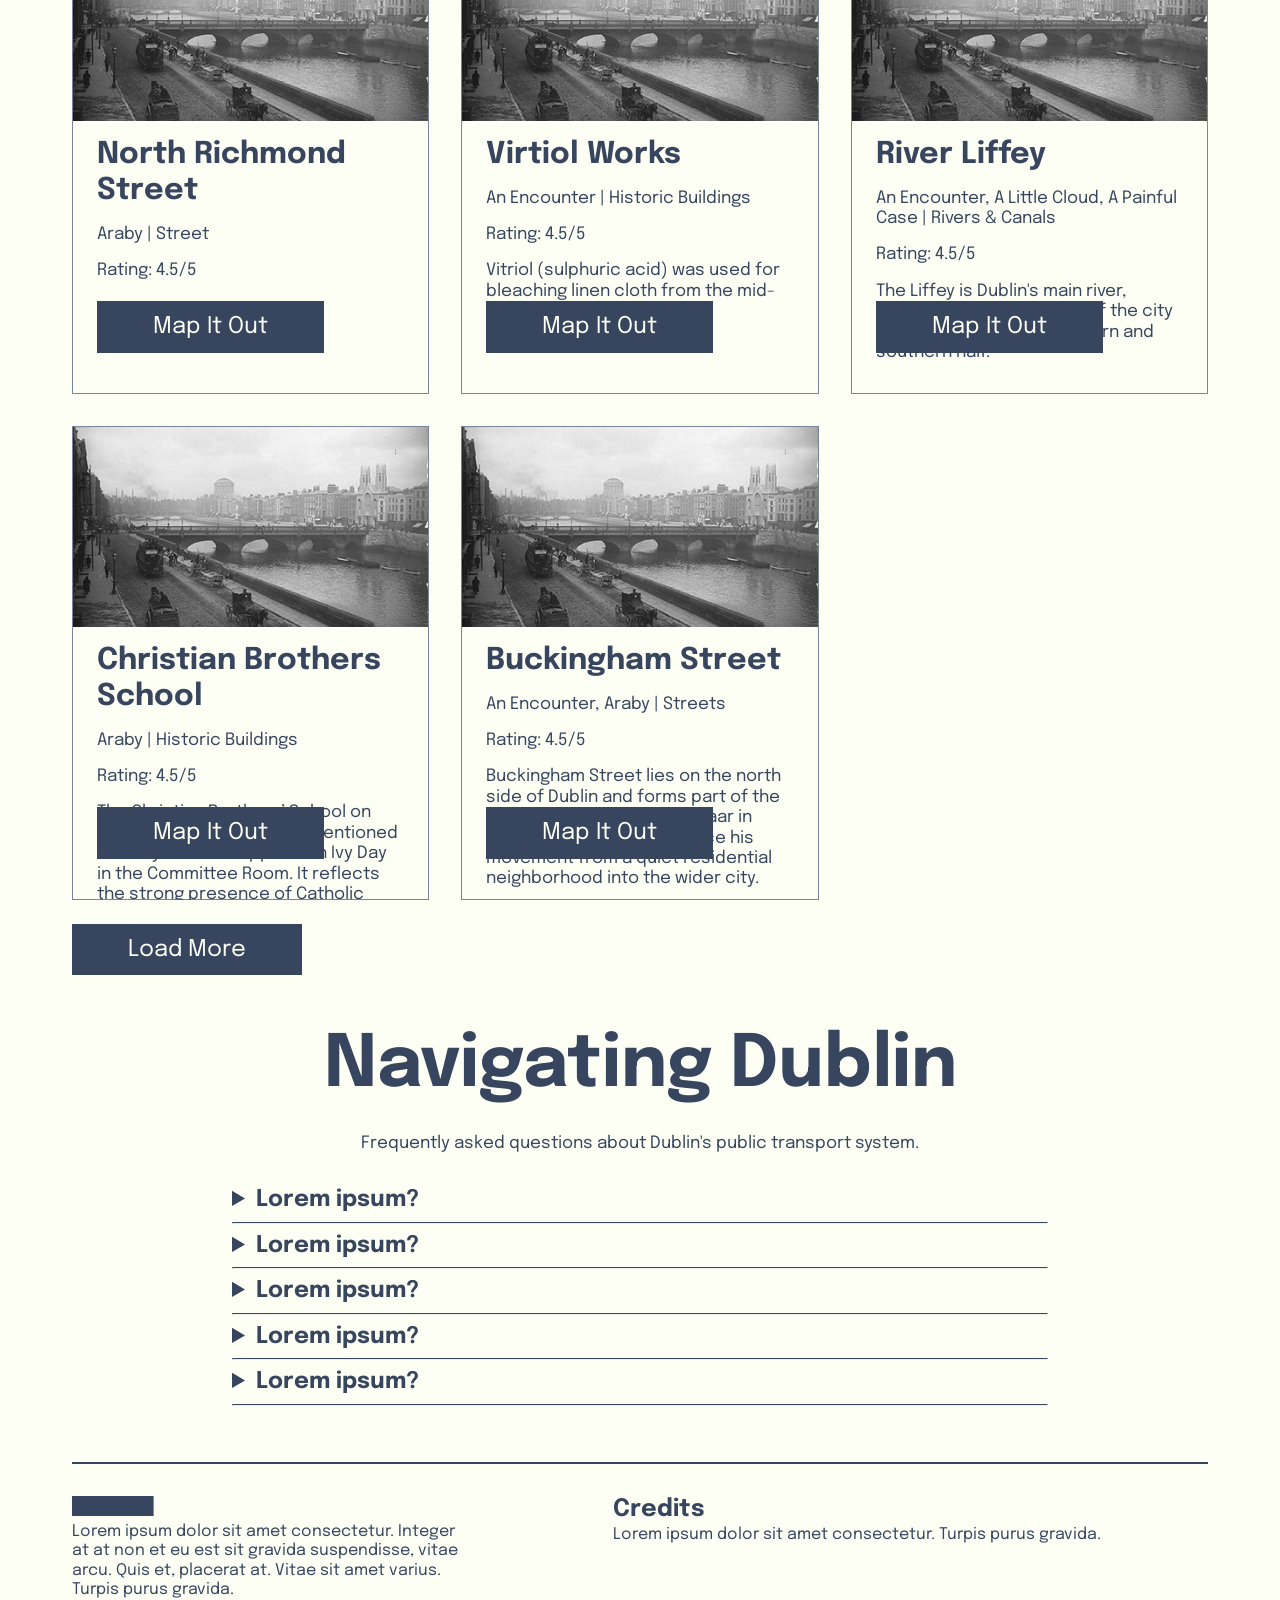
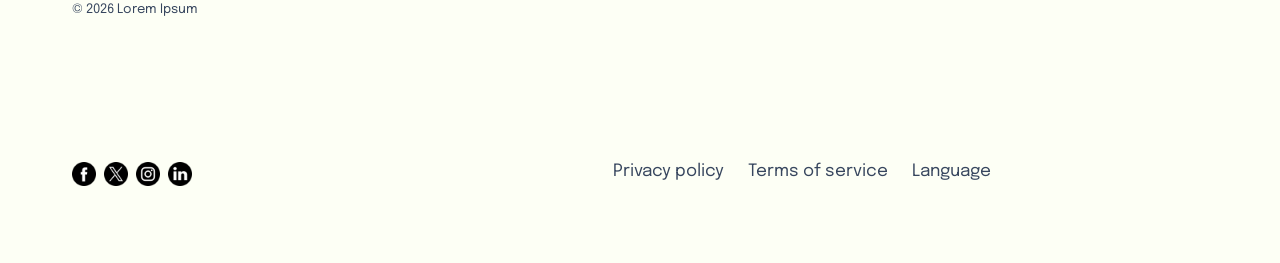
<file: pages/locations.html>
<!DOCTYPE html>
<html lang="en">
  <head>
    <meta charset="UTF-8">
    <meta name="viewport" content="width=device-width, initial-scale=1.0">
    <title>Dubliner's Locations</title>
    <link rel="preconnect" href="https://fonts.googleapis.com">
    <link rel="preconnect" href="https://fonts.gstatic.com" crossorigin>
    <link href="https://fonts.googleapis.com/css2?family=Epilogue:ital,wght@0,100..900;1,100..900&display=swap" rel="stylesheet">
    <link rel="stylesheet" href="../app/css/variable.css">
    <link rel="stylesheet" href="../app/css/global.css">
    <link rel="stylesheet" href="../app/css/locations.css">
    <script src="../app/js/locations.js" defer></script>
  </head>
  <body>

    <!-- HEADER / NAVIGATION -->
    <header>
        <a href="index.html" aria-label="Retellings - Home">
            <img src="assets/logo.png" alt="Retellings Logo">
        </a>
        <nav aria-label="Main navigation">
            <ul>
                <li><a href="life-of-joyce.html">Life of James Joyce</a></li>
                <li><a href="walking-tour.html">Dubliner's Walking Tour</a></li>
                <li><a href="locations.html">Dubliner's Locations</a></li>
                <li><a href="about.html">About Us</a></li>
            </ul>
        </nav>
    </header>

    <main>

        <!-- SECTION 1 - LOCATIONS LISTING WITH FILTER -->
        <section aria-label="Following the Dubliners locations">
            <h1>Following the Dubliners</h1>
            <p class="page-lead">Lorem ipsum dolor sit amet consectetur. Pharetra ac et et facilisi lectus ut augue tincidunt. Posuere turpis pretium posuere risus amet purus sodales id. Nisi nisl purus dui massa faucibus vitae sit. Sit ornare amet congue nunc id cursus vestibulum pellentesque orci. Pharetra sapien sollicitudin urna dictumst et quam tincidunt a nullam. Imperdiet enim.</p>
            <!-- FILTER / CATEGORY NAV -->
            <div aria-label="Location category filter">
                <div class="filter-buttons">
                    <button class="active" data-name="all">View All</button>
                    <button  data-name="food">Restaurants &amp; Pubs</button>
                    <button  data-name="museum">Museums</button>
                    <button  data-name="street">Streets</button>
                    <button  data-name="waterway">Rivers &amp; Canals</button>
                    <button  data-name="building">Historic Buildings</button>
                   <button data-name="shopping">Shopping</button>
                </div>
            </div>

            <!-- LOCATION CARDS -->
            <div class="filterable-cards">

                    <article  data-name="street" class="card">
                        <img src="assets/GreatBritainSt.png" alt="Great Britain Street">
                        <div>
                            <h2>Great Britain Street</h2>
                            <p>The Sisters | <a>Street</a></p>
                            <p>Rating: 4.5/5</p>
                            <p>After the 1891 death of Charles Stewart Parnell, a leading Irish Nationalist, the name was changed from “Great Britain” to “Parnell” Street.</p>
                            <button class="btn btn-s3">Map It Out</button>
                        </div>
                    </article>

                    <article  data-name="waterway" class="card">
                        <img src="assets/CanalBridge.png" alt="Canal Bridge">
                        <div>
                            <h2>Canal Bridge</h2>
                            <p>An Encounter | <a>Rivers &amp; Canals</a></p>
                            <p>Rating: 4.5/5</p>
                            <p>It’s a bridge crossing the Royal Canal and is generally identified as Newcomen Bridge, in the North Strand area (Nuimgeography, 2019).</p>
                            <button class="btn btn-s3">Map It Out</button>
                        </div>
                    </article>

                    <article data-name="building" class="card">
                        <img src="assets/PigeonHouse.png" alt="Pigeon House">
                        <div>
                            <h2>Pigeon House</h2>
                            <p>An Encounter | <a>Historic Building</a></p>
                            <p>Rating: 4.5/5</p>
                            <p>The Pigeon House was the electricity and power station which served the city of Dublin. It is now a deserted port (O’Connor, 1990).</p>
                            <button class="btn btn-s3">Map It Out</button>
                        </div>
                    </article>

                    <article data-name="street" class="card">
                        <img src="assets/NorthStrand.png" alt="North Strand Road">
                        <div>
                            <h2>North Strand Road</h2>
                            <p>An Encounter | <a>Street</a></p>
                            <p>Rating: 4.5/5</p>
                            <p>North Strand Road is a street in the Northside of Dublin.</p>
                            <button class="btn btn-s3">Map It Out</button>
                        </div>
                    </article>

                    <article data-name="street" class="card">
                        <img src="assets/WharfRoad.png" alt="Wharf Road">
                        <div>
                            <h2>Wharf Road</h2>
                            <p>An Encounter | <a>Street</a></p>
                            <p>Rating: 4.5/5</p>
                            <p>The Wharf Road, now East Wall Road, is a road that runs along the top of the wall built to keep the River Tolka on course on its way to the sea so that it doesn’t flood the city’s northern-eastern neighborhoods and industrial complexes.</p>
                            <button class="btn btn-s3">Map It Out</button>
                        </div>
                    </article>

                    <article data-name="waterway" class="card">
                        <img src="assets/RiverLiffey.png" alt="River Liffey">
                        <div>
                            <h2>River Liffey</h2>
                            <p>An Encounter | <a>Rivers &amp; Canals</a></p>
                            <p>Rating: 4.5/5</p>
                            <button class="btn btn-s3">Map It Out</button>
                        </div>
                    </article>
                    <article data-name="street" class="card">
                        <img src="assets/RiverLiffey.png" alt="River Liffey">
                        <div>
                            <h2>North Richmond Street</h2>
                            <p>Araby | <a>Street</a></p>
                            <p>Rating: 4.5/5</p>
                            <button class="btn btn-s3">Map It Out</button>
                        </div>
                    </article>
                     <article data-name="building" class="card">
                        <img src="assets/RiverLiffey.png" alt="River Liffey">
                        <div>
                            <h2>Virtiol Works</h2>
                            <p>An Encounter | <a>Historic Buildings</a></p>
                            <p>Rating: 4.5/5</p>
                            <p>Vitriol (sulphuric acid) was used for bleaching linen cloth from the mid-18th century onward.</p>
                            <button class="btn btn-s3">Map It Out</button>
                        </div>
                    </article>
                    <article data-name="waterway" class="card">
                        <img src="assets/RiverLiffey.png" alt="River Liffey">
                        <div>
                            <h2>River Liffey</h2>
                            <p>An Encounter, A Little Cloud, A Painful Case | <a>Rivers &amp; Canals</a></p>
                            <p>Rating: 4.5/5</p>
                            <p>The Liffey is Dublin's main river, cutting through the heart of the city and splitting it into a northern and southern half.</p>
                            <button class="btn btn-s3">Map It Out</button>
                        </div>
                    </article>
                    <article data-name="building" class="card">
                        <img src="assets/RiverLiffey.png" alt="River Liffey">
                        <div>
                            <h2>Christian Brothers School</h2>
                            <p>Araby | <a>Historic Buildings</a></p>
                            <p>Rating: 4.5/5</p>
                            <p>The Christian Brothers’ School on North Richmond Street is mentioned in Araby and also appears in Ivy Day in the Committee Room. It reflects the strong presence of Catholic education in everyday Dublin life during Joyce’s time.</p>
                            <button class="btn btn-s3">Map It Out</button>
                        </div>
                    </article>
                    <article data-name="street" class="card">
                        <img src="assets/RiverLiffey.png" alt="River Liffey">
                        <div>
                            <h2>Buckingham Street</h2>
                            <p>An Encounter, Araby | <a>Streets</a></p>
                            <p>Rating: 4.5/5</p>
                            <p>Buckingham Street lies on the north side of Dublin and forms part of the boy’s route toward the bazaar in Araby. The street helps trace his movement from a quiet residential neighborhood into the wider city.</p>
                            <button class="btn btn-s3">Map It Out</button>
                        </div>
                    </article>

            </div>
            <button class="btn btn-s3 loadmore">Load More</button>
        </section>

        <!-- SECTION 2 - NAVIGATING DUBLIN (FAQ) -->
        <section aria-label="Navigating Dublin FAQ">
            <h2>Navigating Dublin</h2>
            <p class="section-lead">Frequently asked questions about Dublin's public transport system.</p>

            <!-- FAQ ITEM 1 -->
            <details>
                <summary>Lorem ipsum?</summary>
                <p>Lorem ipsum dolor sit amet, consectetur adipiscing elit.</p>
            </details>
            <hr>
            <!-- FAQ ITEM 2 -->
            <details>
                <summary>Lorem ipsum?</summary>
                <p>Lorem ipsum dolor sit amet, consectetur adipiscing elit.</p>
            </details>
            <hr>
            <!-- FAQ ITEM 3 -->
            <details>
                <summary>Lorem ipsum?</summary>
                <p>Lorem ipsum dolor sit amet, consectetur adipiscing elit.</p>
            </details>
            <hr>
            <!-- FAQ ITEM 4 -->
            <details>
                <summary>Lorem ipsum?</summary>
                <p>Lorem ipsum dolor sit amet, consectetur adipiscing elit.</p>
            </details>
            <hr>
            <!-- FAQ ITEM 5 -->
            <details>
                <summary>Lorem ipsum?</summary>
                <p>Lorem ipsum dolor sit amet, consectetur adipiscing elit.</p>
            </details>
            <hr>
        </section>

    </main>

    <!-- FOOTER -->
    <footer>
        <div>
            <a href="index.html" aria-label="Retellings – Home">
                <img src="assets/logo.png" alt="Retellings logo">
            </a>
            <p>Lorem ipsum dolor sit amet consectetur. Integer at at non et eu est sit gravida suspendisse, vitae arcu. Quis et, placerat at. Vitae sit amet varius. Turpis purus gravida.</p>
            <p><small>&copy; 2026 Lorem Ipsum</small></p>
        </div>

        <div>
            <div>
                <h2>Credits</h2>
                <p>Lorem ipsum dolor sit amet consectetur. Turpis purus gravida.</p>
            </div>
        </div>

        <div>
            <ul aria-label="Social media links">
                <li><a href="#" aria-label="Facebook"><img src="assets/facebook.png" alt="Facebook"></a></li>
                <li><a href="#" aria-label="X (Twitter)"><img src="assets/twitter.png" alt="X (Twitter)"></a></li>
                <li><a href="#" aria-label="Instagram"><img src="assets/instagram.png" alt="Instagram"></a></li>
                <li><a href="#" aria-label="LinkedIn"><img src="assets/linkedin.png" alt="LinkedIn"></a></li>
            </ul>
        </div>

        <nav aria-label="Footer navigation">
            <ul>
                <li><a href="#">Privacy policy</a></li>
                <li><a href="#">Terms of service</a></li>
                <li><a href="#">Language</a></li>
            </ul>
        </nav>
    </footer>
  </body>
</html>
</file>
<file: app/css/variable.css>
@import './colors.css';

:root {
    /* Colors */
    --light-base-color: #fdfff5;
    /*BG*/
    --light-text-color: #37465E;
    --light-audio-bar: #D3D3C7;


    --footer-faded-color: #37465Ecc;
    --faded-navy: #5a687fcc;
    /* location card border */

    /* for highlight & btn variations */
    --accent-cream: #fdfff5;
    --accent-navy: #37465E;
    --accent-red: #942823;
    --accent-gold: #F2B769;

    /* Font */
    --font-primary: "Epilogue", sans-serif;

    /* Font sizes */
    --fs-h1: 5.938rem;
    --fs-h2: 4.5rem;
    --fs-h3: 3.375rem;
    --fs-h4: 2.5rem;
    --fs-h5: 1.875rem;
    --fs-h6: 1.438rem;
    --fs-body: 1.063rem;
    --fs-small: 0.813rem;
    --fs-button: 1.438rem;
    --fs-nav: 1.438rem;
    --fs-tag: 1.438rem;


    /* Font weight */
    --fw-bold: 700;
    /* headings */
    --fw-semibold: 600;
    /* navLink, subheader */
    --fw-medium: 500;
    /* */
    --fw-regular: 400;
    /* body, btn, tags*/

    /* Line heights */
    --lh-heading: 1.2;
    --lh-body: 1.2;

    /* Spacing - subject to change */
    --sp-xs: 0.25rem;
    --sp-sm: 0.5rem;
    --sp-md: 1rem;
    --sp-lg: 1.5rem;
    --sp-xl: 2rem;
    /* for spacing between navLinks, sections, text-columns */
    --sp-2xl: 3rem;
    /* for spacing between header and text below */
    --sp-3xl: 7rem;
    /* for paragraph padding */

    /* Element Sizes */
    --slider-size: 3rem;
}
</file>
<file: app/css/global.css>
@import './variable.css';

* {
    margin: 0;
    padding: 0;
    box-sizing: border-box;
    font-family: var(--font-primary);
    line-height: var(--lh-body);
}

/* default values not listed: 
    font-weight: var(--fw-regular);
*/

body {
    background-color: var(--light-base-color);
    color: var(--light-text-color);
    margin: 0;
    padding: 2.5rem 4.5rem;
    display: flex;
    flex-direction: column;
    gap: var(--sp-xl);
}

/* header */
header {
    padding: 1.4rem 0;
    display: flex;
    justify-content: space-between;
    align-items: center;
}

.logo {
    width: auto;
    height: 1.5rem;
}

/* header - navigation bar */
header nav {
    align-items: center;
}

/* header - navigation bar - links */
header nav ul {
    list-style: none;
    display: flex;
    gap: 1.5rem;

    font-size: var(--fs-nav);
    font-weight: var(--fw-semibold);
}

header nav ul a {
    text-decoration: none;
    color: var(--light-text-color);
    text-align: right;
}

header nav ul a:hover{
    color: var(--accent-red);
}


/* btn styles */
.btn {
    display: inline-block;
    margin: 1.5rem 0;
    padding: 0.75rem 3.5rem;
    text-align: center;
    text-decoration: none;
    font-size: var(--fs-button);
    font-weight: var(--fw-regular);
    cursor: pointer;
    border: none;
}

.btn-s1 {
    background-color: black;
    color: white;
}

.btn-s1:hover {
    background-color: var(--accent-red);
}

.btn-s2 {
    background-color: black;
    color: white;
}

.btn-s2:hover {
    background-color: var(--accent-red);
}

.btn-s3 {
    background-color: var(--accent-navy);
    color: var(--light-base-color);
}

.btn-s3:hover {
    background-color: var(--accent-red);
}

/* Footer */
footer {
    display: grid;
    grid-template-columns: 1fr 1.5fr;
    gap: 9rem;
    align-items: stretch;
    border-top: solid var(--light-text-color) 2px;
    padding: 2rem 0;
}

/* Footer - left column */
.footer-col-left {
    display: flex;
    flex-direction: column;
    gap: 2rem;
}

footer small {
    font-size: var(--fs-small);
}

/* Footer - navigation bar - links */
nav[aria-label="Footer navigation"] ul {
    list-style: none;
    display: flex;
    gap: 1.5rem;

    font-size: var(--fs-body);
    font-weight: var(--fw-regular);
}

nav[aria-label="Footer navigation"] ul a {
    text-decoration: none;
    color: var(--light-text-color);
    text-align: right;
}

/* Footer - right column */
.footer-col-right {
    display: flex;
    flex-direction: column;
    gap: 2rem;
    margin-right: 2rem;
}

.footer-tagline {
    font-size: var(--fs-h6);
    font-weight: var(--fw-bold);
}

.footer-credits {
    display: grid;
    grid-template-columns: 1fr 1fr;
    gap: 0.5rem;
    color: var(--footer-faded-color);
}

.footer-credits h2 {
    font-size: var(--fs-tag);
    font-weight: var(--fw-regular);
    margin-bottom: 1rem;
}

.footer-credits p {
    font-size: var(--fs-body);
}

ul[aria-label="Social media links"] {
    list-style: none;
    display: flex;
    gap: 0.5rem;
}

ul[aria-label="Social media links"] img {
    width: 1.5rem;
    height: auto;
}
</file>
<file: app/css/index.css>
@import './variable.css';

/* main */
main {
    margin: 0;
    padding: 0;
    display: flex;
    flex-direction: column;
    gap: var(--sp-xl);
}

/* main - hero section */
section[aria-label="Hero"] figure{
    position: relative;
}
section[aria-label="Hero"] img{
    display:block;
    width: 100%;
    height: auto;
}
section[aria-label="Hero"] figcaption{
    position: absolute;
    top: 18%;
    left: 8%;
}
section[aria-label="Hero"] figcaption p{
    font-size: var(--fs-h6);
    font-weight: var(--fw-bold);
}
section[aria-label="Hero"] figcaption h1{
    font-size: var(--fs-h1);
    margin-top: var(--sp-xl);
}

/* main - section: who was james joyce */
section[aria-label="Who was James Joyce?"] figure{
    position: relative;
}
section[aria-label="Who was James Joyce?"] img {
    display:block;
    width: 100%;
    height: auto;
}
section[aria-label="Who was James Joyce?"] figcaption{
    position: absolute;
    top: 18%;
    left: 50%;
    transform: translateX(-50%);
}
section[aria-label="Who was James Joyce?"] figcaption h2{
    text-align: center;
    line-height: var(--lh-heading);
    font-size: var(--fs-h2);
}
section[aria-label="Who was James Joyce?"] figcaption p{
    text-align: center;
    font-size: var(--fs-body);
    margin-top: var(--sp-md);
}

/* main - section: about james joyce */
section[aria-label="About James Joyce"] {
    margin: var(--sp-md) var(--sp-3xl);
    display: grid;
    grid-template-columns: 1fr 1fr; /* !!change this to 1fr in mobile mode */
    gap: var(--sp-xl);
}
section[aria-label="About James Joyce"] p {
    font-size: var(--fs-body);
    font-weight: var(--fw-medium);
    line-height: var(--lh-body);
}

/* main - section: Joyce's Dublin photo gallery */
section[aria-label="Joyce's Dublin photo gallery"] h2 {
    font-size: var(--fs-h3);
    font-weight: var(--fw-bold);
    margin-bottom: var(--sp-xl);
}
section[aria-label="Joyce's Dublin photo gallery"] figure {
    overflow: hidden;
}
section[aria-label="Joyce's Dublin photo gallery"] figure img {
    width: 100%;
    height: 100%;
    object-fit: cover;
    display: block;
}
section[aria-label="Joyce's Dublin photo gallery"] div {
    display: grid;
    grid-template-columns: repeat(3, 1fr);
    grid-template-rows: repeat(4, 16rem);
    gap: var(--sp-md);
}
section[aria-label="Joyce's Dublin photo gallery"] figure:nth-child(1) {
  grid-row: span 2;
}

section[aria-label="Joyce's Dublin photo gallery"] figure:nth-child(2) {
  grid-column: span 2;
}

section[aria-label="Joyce's Dublin photo gallery"] figure:nth-child(5) {
  grid-column: span 2;
}

section[aria-label="Joyce's Dublin photo gallery"] figure:nth-child(6) {
  grid-row: span 2;
}
</file>
<file: app/css/about.css>
@import './variable.css';

/* main - section 1: hero */
section[aria-label="About Us hero"]{
    position:relative;
}
section[aria-label="About Us hero"] img{
    display: block;
    width: 100%;
    height: auto;
    margin-bottom: var(--sp-xl);
}
section[aria-label="About Us hero"] h1{
    position: absolute;
    top: 18%;
    left: 8%;
    font-size: var(--fs-h2);
}
/* main - section 2: Quotes */
section[aria-label="Meet the team"] h2{
    font-size: var(--fs-h2);
    font-weight: var(--fw-bold);
    text-align: center;
}
.section-lead{
    font-size: var(--fs-body);
    text-align: center;
    margin: var(--sp-xl) 15rem;
}

section[aria-label="Meet the team"] ul{
    list-style: none;
    display: flex;
    flex-wrap: wrap;
    justify-content: center;
    gap: var(--sp-md);
    row-gap: var(--sp-2xl);
    margin: var(--sp-2xl) var(--sp-xl);
}
section[aria-label="Meet the team"] li{
    width: calc(33% - 2* var(--sp-md));
    display: flex;
    flex-direction: column;
    justify-content: center;
}
section[aria-label="Meet the team"] li img{
    display: block;
    width: 60%;
    margin: 0 auto;
}
section[aria-label="Meet the team"] li h3{
    font-size: var(--fs-h6);
    font-weight: var(--fw-bold);
    text-align: center;
    margin: var(--sp-md) 0;
}
section[aria-label="Meet the team"] li p{
    font-size: var(--fs-body);
    text-align: center;
    width: 60%;
    margin: 0 auto;
}
/* main - section 3: BG */
</file>
<file: app/css/life-of-joyce.css>
@import './variable.css';

/* main - section 1: hero */
section[aria-label="Life of James Joyce hero"] {
    position:relative;
}

section[aria-label="Life of James Joyce hero"] img{
    display: block;
    width: 100%;
    height: auto;
    margin-bottom: var(--sp-xl);
}
section[aria-label="Life of James Joyce hero"] h1{
    position: absolute;
    top: 18%;
    left: 8%;
    font-size: var(--fs-h2);
}

/* main - section 2: Quotes */
section[aria-label="Quotes from James Joyce"]{
    padding: 5rem 5rem;
}
section[aria-label="Quotes from James Joyce"] img:first-of-type{
    display: block;
    width: 4rem;
    height: auto;
    margin-right: auto;
    margin-bottom: var(--sp-lg);
}
section[aria-label="Quotes from James Joyce"] img:last-of-type{
    display: block;
    width: 4rem;
    height: auto;
    transform: rotate(180deg);
    margin-left: auto;
    margin-top: var(--sp-lg);
}
section[aria-label="Quotes from James Joyce"] p:first-of-type{
    font-size: var(--fs-h4);
    font-weight: var(--fw-bold);
    padding: 0 7rem;
    text-align: center;
}
section[aria-label="Quotes from James Joyce"] p:last-of-type{
    font-size: var(--fs-body);
    margin-top: var(--sp-xl);
    padding: 0 7rem;
    text-align: right;
}

/* main - section 3: about Dubliners */
section[aria-label="All About Dubliners"] {
    display: grid;
    grid-template-columns: 2fr 1fr; /* !!change this to 1fr in mobile mode */
    gap: var(--sp-2xl);
}

section[aria-label="All About Dubliners"] h2{
    font-size: var(--fs-h2);
}
section[aria-label="All About Dubliners"] hgroup > p{
    font-size: var(--fs-h6);
    font-weight: var(--fw-bold);
    margin-bottom: var(--sp-xl);
}
section[aria-label="All About Dubliners"] div > p{
    font-size: var(--fs-body);
    margin-bottom: var(--sp-xl);
}
section[aria-label="All About Dubliners"] div:last-of-type{
    justify-self:end;
}
section[aria-label="All About Dubliners"] img{
    display: block;
}

/* main - section 4: Works by James Joyce */
section[aria-label="Works by James Joyce"] h2{
    font-size: var(--fs-h6);
    text-align: center;
    margin-bottom: var(--sp-lg);
    margin-top:var(--sp-3xl);
}
section[aria-label="Works by James Joyce"] hgroup p{
    font-size: var(--fs-h3);
    font-weight: var(--fw-bold);
    text-align: center;
    margin-bottom: var(--sp-xl);
}
section[aria-label="Works by James Joyce"] ul{
    list-style: none;
    display: grid;
    grid-template-columns: repeat(4, 1fr);
    gap: var(--sp-xl);
}
section[aria-label="Works by James Joyce"] article{
    position: relative;
    aspect-ratio: 3 / 4;
    overflow: hidden;
}
section[aria-label="Works by James Joyce"] article img {
    width: 100%;
    height: 100%;
    object-fit: cover;
    display: block;
}
section[aria-label="Works by James Joyce"] article div{
    position: absolute;
    top: 0;
    left: 50%;
    transform: translateX(-50%);
    width: 100%;
    height: 100%;
    padding: 3rem 1rem;
    display: flex;
    flex-direction: column;
    gap: var(--sp-xl);
}
section[aria-label="Works by James Joyce"] h3{
    font-size: var(--fs-h5);
    font-weight: var(--fw-bold);
    color: black;
    text-align:center;
}
section[aria-label="Works by James Joyce"] p{
    font-size: var(--fs-p);
    color: black;
    text-align:center;
}
section[aria-label="Works by James Joyce"] article a{
    display:block;
    position:absolute;
    left:50%;
    transform:translateX(-50%);
    bottom: 10%;
    width: 80%;
    white-space: nowrap;
}
</file>
<file: app/css/locations.css>
@import './variable.css';

/* main - section 1: Following the Dubliners locations */
section[aria-label="Following the Dubliners locations"] h1 {
    font-size: var(--fs-h2);
    font-weight: var(--fw-bold);
    margin-bottom: var(--sp-xl);
}

.page-lead {
    font-size: var(--fs-body);
    margin-bottom: var(--sp-xl);
    width: 60%;
}

/* main - section 1 - filter */
div[aria-label="Location category filter"] .filterable-cards {
    list-style: none;
    display: flex;
    align-items: center;
    justify-content: flex-start;
    gap: var(--sp-xl);
    border-bottom: solid var(--light-text-color) 2px;
    margin-bottom: var(--sp-xl);
    overflow-x: auto;
    scrollbar-width: none;
    white-space: nowrap;
    background: linear-gradient(to left, #00000007 0%, transparent 15%);
}

div[aria-label="Location category filter"] article {
    padding: 0.5rem;
}

div[aria-label="Location category filter"] button {
    font-size: var(--fs-nav);
    color: var(--light-text-color);
    background: none;
    border: none;
    padding-right: 1.5rem;
    margin-bottom: 1.75rem;
}

div[aria-label="Location category filter"] button:hover {
    text-decoration: solid 2px var(--accent-navy);
}

div[aria-label="Location category filter"] button .active {
    text-decoration: solid 2px var(--accent-navy);
}

div[aria-label="Location category filter"] article:first-of-type button {
    margin-left: 0.9rem;
    border-right: solid var(--light-text-color) 2px;
}

/* main - section 1 - location card */
.filterable-cards {
    list-style: none;
    display: grid;
    grid-template-columns: repeat(3, 1fr);
    gap: var(--sp-xl);
    overflow: hidden;
}

.filterable-cards article {
    width: 100%;
    height: auto;
    border: solid var(--faded-navy) 1.5px;
}

.filterable-cards img {
    width: 100%;
    aspect-ratio: 16/9;
    object-fit: cover;
    display: block;
}

.filterable-cards article div {
    width: 100%;
    height: 17rem;
    padding: var(--sp-md) var(--sp-lg);
    display: flex;
    flex-direction: column;
    gap: var(--sp-md);
    position: relative;
}

.filterable-cards article div h2 {
    font-size: var(--fs-h5);
    font-weight: var(--fw-bold);
}

.filterable-cards article div p {
    font-size: var(--fs-body);
}

.filterable-cards article div button {
    position: absolute;
    left: var(--sp-lg);
    bottom: var(--sp-md);
}

.load-more {
    display: block;
    /* overwrite original btn style */
    margin: var(--sp-xl) auto;
    padding: 0.75rem 5rem;
}

/* filter by styles for location cards */

.card.hide {
    display: none;
}

/* main - section 2: FAQ */
section[aria-label="Navigating Dublin FAQ"] {
    padding: var(--sp-lg) 10rem;
}

section[aria-label="Navigating Dublin FAQ"] h2 {
    font-size: var(--fs-h2);
    font-weight: var(--fw-bold);
    text-align: center;
    margin-bottom: var(--sp-lg);
}

.section-lead {
    font-size: var(--fs-h6);
    text-align: center;
    margin-bottom: var(--sp-xl);
}

section[aria-label="Navigating Dublin FAQ"] summary {
    font-size: var(--fs-h6);
    font-weight: var(--fw-bold);
    margin-top: var(--sp-sm);
}

section[aria-label="Navigating Dublin FAQ"] p {
    font-size: var(--fs-body);
    margin-top: var(--sp-sm);
}

section[aria-label="Navigating Dublin FAQ"] hr {
    border-top: solid var(--light-text-color) 1.5px;
    margin-top: var(--sp-sm);
}
</file>
